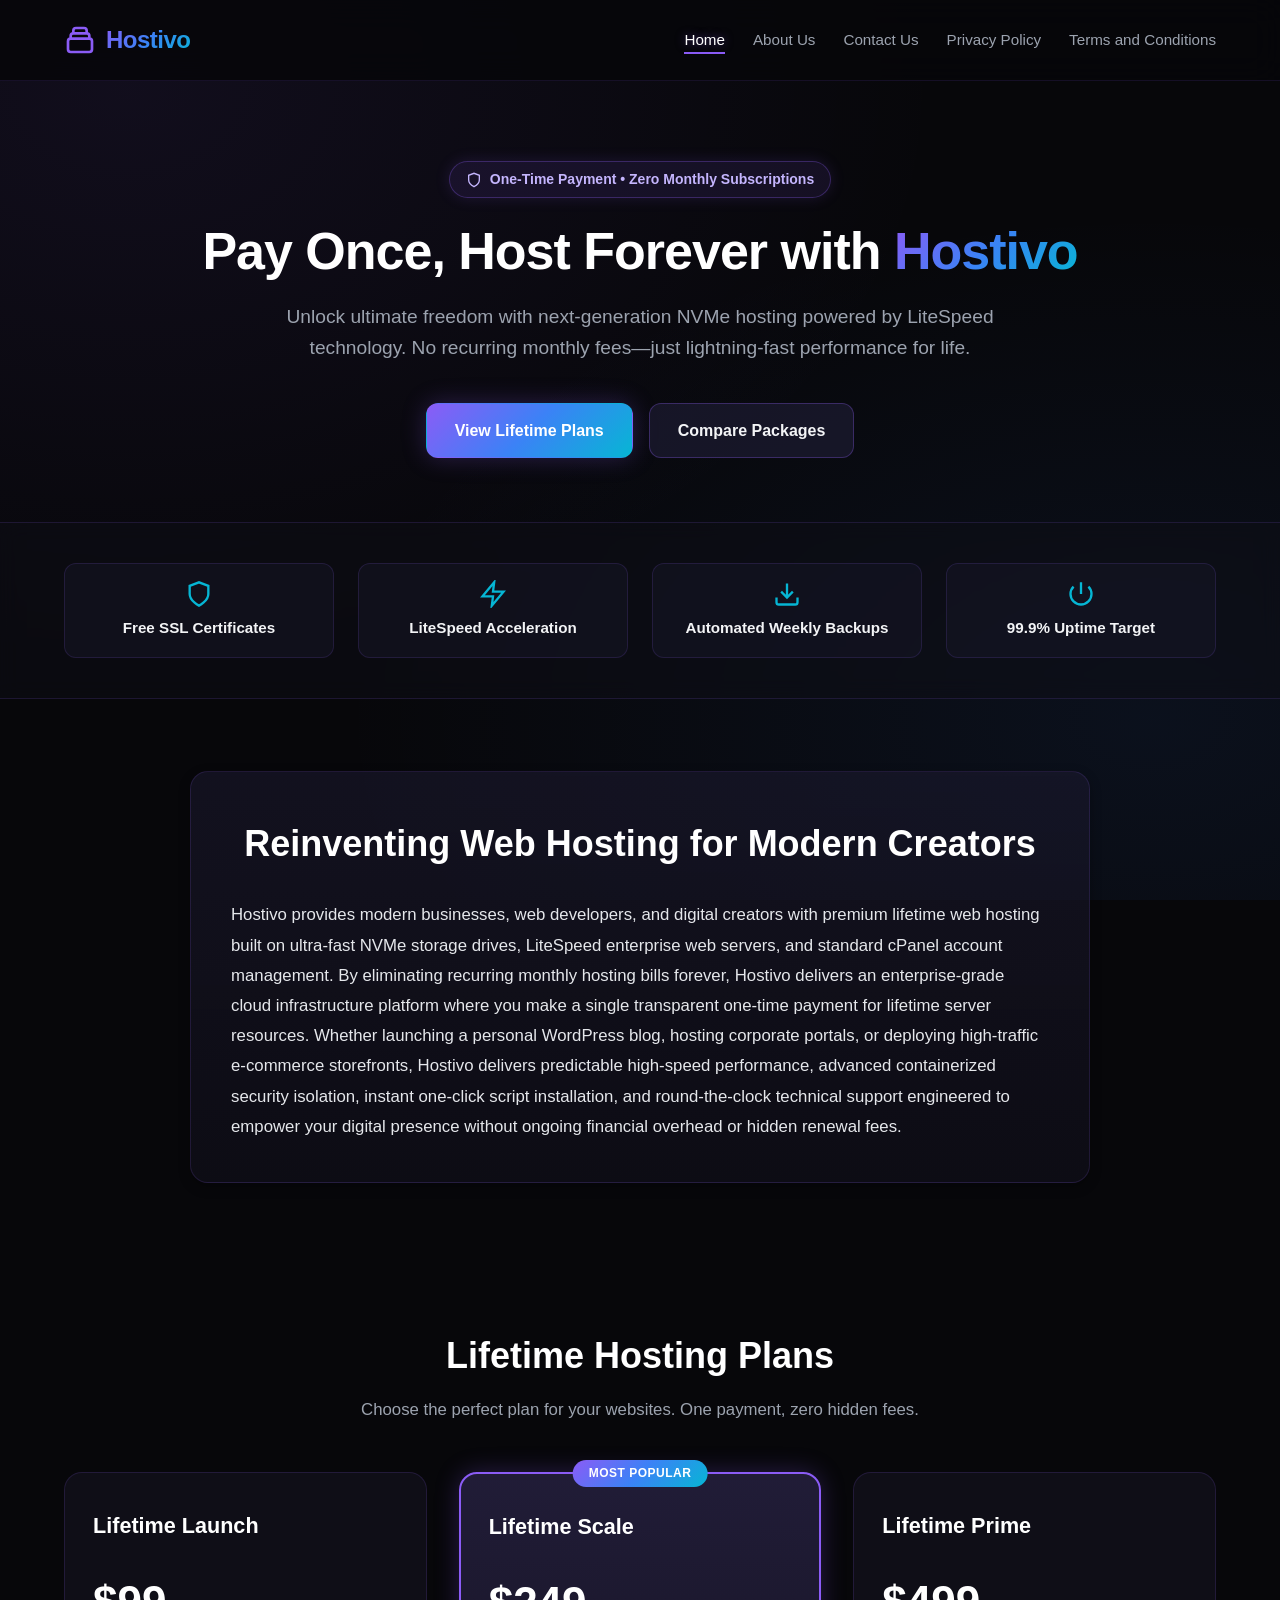
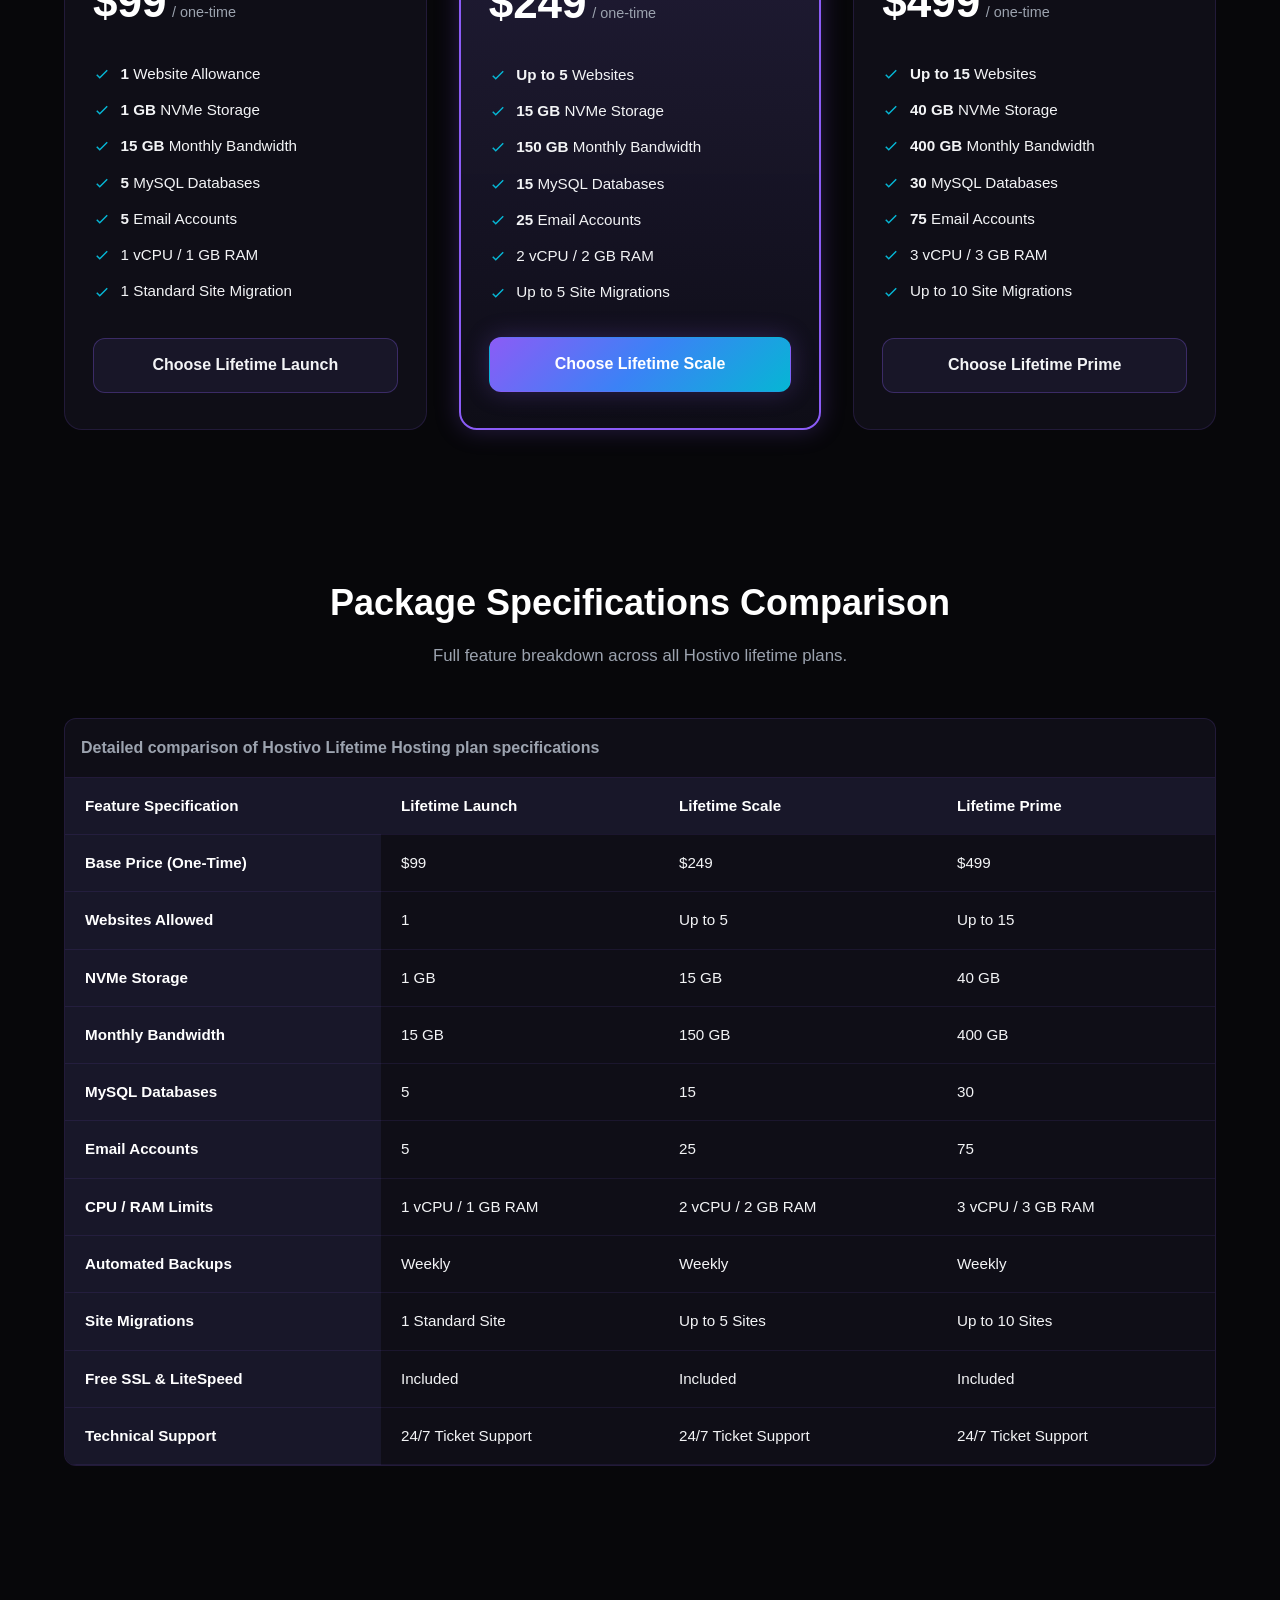
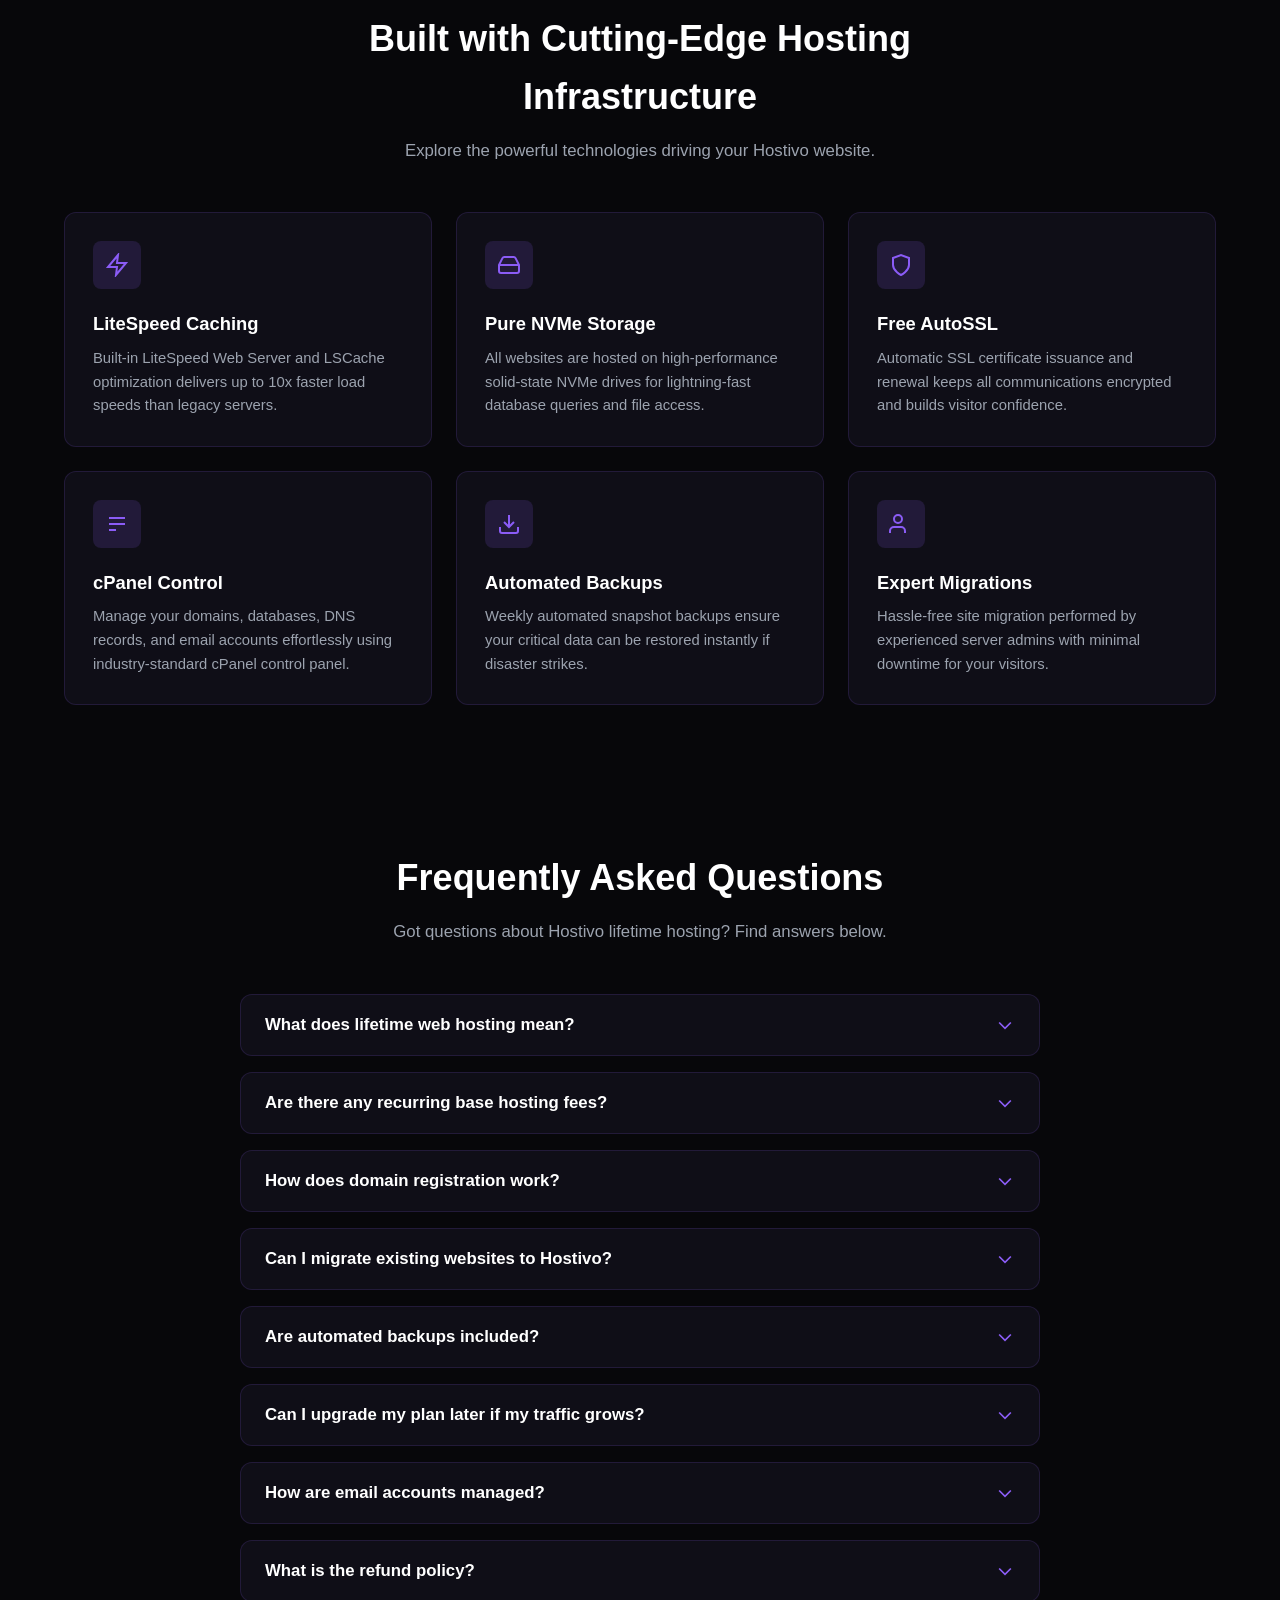
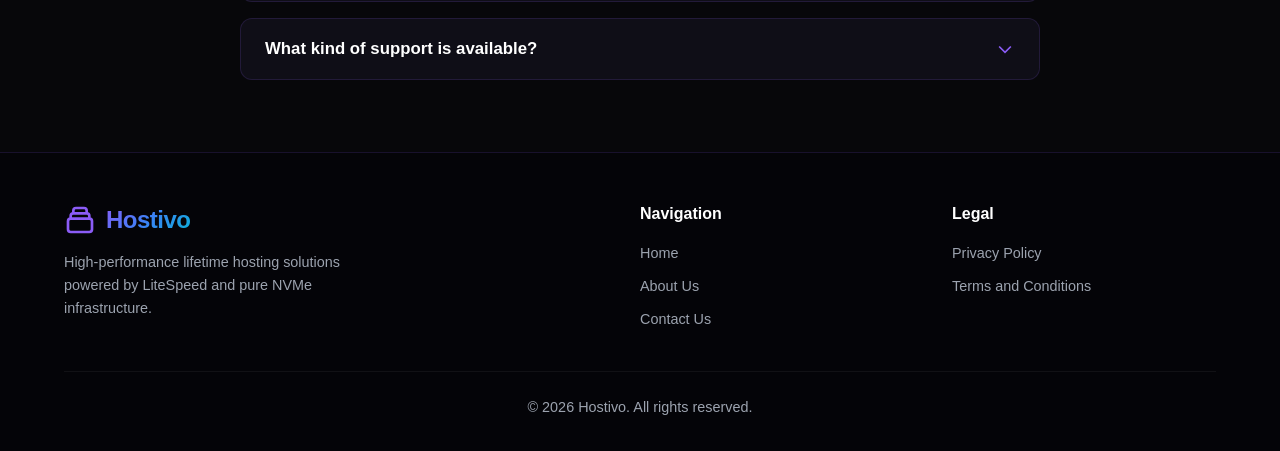
<file: index.html>
<!doctype html>
<html lang="en">
<head>
  <meta charset="utf-8">
  <meta name="viewport" content="width=device-width, initial-scale=1.0">
  <title>Hostivo - High-Performance Lifetime Web Hosting</title>
  <meta name="description" content="Host your websites for life with Hostivo. Pay once and enjoy ultra-fast NVMe storage, LiteSpeed acceleration, free SSL, and expert support without monthly fees.">
  <meta name="robots" content="index, follow">
  <link rel="canonical" href=":https://host-ivo.pages.dev/">
  <link rel="stylesheet" href="assets/css/styles.css">
  <script type="application/ld+json">
  {
    "@context": "https://schema.org",
    "@graph": [
      {
        "@type": "Organization",
        "@id": "https://example.com/#organization",
        "name": "Hostivo",
        "url": "https://host-ivo.pages.dev/"
      },
      {
        "@type": "WebSite",
        "@id": "https://host-ivo.pages.dev/#website",
        "url": "https://host-ivo.pages.dev/",
        "name": "Hostivo",
        "publisher": { "@id": "https://host-ivo.pages.dev//#organization" }
      },
      {
        "@type": "Service",
        "@id": "https://host-ivo.pages.dev/#service",
        "name": "Hostivo Lifetime Web Hosting",
        "provider": { "@id": "//host-ivo.pages.dev/#organization" },
        "description": "High-speed lifetime web hosting with one-time payment, NVMe storage, LiteSpeed caching, and free SSL."
      },
      {
        "@type": "FAQPage",
        "@id": "https://host-ivo.pages.dev/#faq",
        "mainEntity": [
          {
            "@type": "Question",
            "name": "What does lifetime web hosting mean?",
            "acceptedAnswer": {
              "@type": "Answer",
              "text": "Lifetime web hosting means you pay a single one-time fee to host your websites for the operational lifetime of the service, subject to account resource limits and standard terms of service."
            }
          },
          {
            "@type": "Question",
            "name": "Are there any recurring base hosting fees?",
            "acceptedAnswer": {
              "@type": "Answer",
              "text": "No, there are no monthly or annual recurring base hosting fees for the lifetime hosting package you purchase."
            }
          },
          {
            "@type": "Question",
            "name": "How does domain registration work?",
            "acceptedAnswer": {
              "@type": "Answer",
              "text": "You can connect your existing domain or register a new domain name. Standard annual ICANN domain renewal fees apply separately."
            }
          },
          {
            "@type": "Question",
            "name": "Can I migrate existing websites to Hostivo?",
            "acceptedAnswer": {
              "@type": "Answer",
              "text": "Yes, standard website migrations are included with your lifetime hosting plan depending on the tier selected."
            }
          },
          {
            "@type": "Question",
            "name": "Are automated backups included?",
            "acceptedAnswer": {
              "@type": "Answer",
              "text": "Yes, all Hostivo lifetime plans include automated weekly backups to protect your site data."
            }
          },
          {
            "@type": "Question",
            "name": "Can I upgrade my plan later if my traffic grows?",
            "acceptedAnswer": {
              "@type": "Answer",
              "text": "Yes, you can easily upgrade your lifetime plan to higher tiers with increased storage, CPU, RAM, and site allowances."
            }
          },
          {
            "@type": "Question",
            "name": "How are email accounts managed?",
            "acceptedAnswer": {
              "@type": "Answer",
              "text": "Hostivo provides cPanel-managed email mailboxes under your domain name up to your plan's account allowance."
            }
          },
          {
            "@type": "Question",
            "name": "What is the refund policy?",
            "acceptedAnswer": {
              "@type": "Answer",
              "text": "Hostivo offers a risk-free 30-day money-back guarantee on all hosting packages."
            }
          },
          {
            "@type": "Question",
            "name": "What kind of support is available?",
            "acceptedAnswer": {
              "@type": "Answer",
              "text": "Our expert technical team provides 24/7 ticket and helpdesk support for all lifetime hosting customers."
            }
          }
        ]
      }
    ]
  }
  </script>
</head>
<body>
  <a href="#main-content" class="skip-link">Skip to main content</a>

  <header class="site-header">
    <div class="container header-container">
      <a href="index.html" class="brand-logo" aria-label="Hostivo Home">
        <svg viewBox="0 0 24 24" aria-hidden="true" focusable="false">
          <path stroke-linecap="round" stroke-linejoin="round" stroke-width="2" d="M19 11H5m14 0a2 2 0 012 2v6a2 2 0 01-2 2H5a2 2 0 01-2-2v-6a2 2 0 012-2m14 0V9a2 2 0 00-2-2M5 11V9a2 2 0 012-2m0 0V5a2 2 0 012-2h6a2 2 0 012 2v2M7 7h10"></path>
        </svg>
        <span>Hostivo</span>
      </a>

      <button class="nav-toggle" aria-label="Toggle navigation menu" aria-expanded="false">
        <svg viewBox="0 0 24 24" aria-hidden="true" focusable="false">
          <path stroke-linecap="round" stroke-linejoin="round" stroke-width="2" d="M4 6h16M4 12h16M4 18h16"></path>
        </svg>
      </button>

      <nav aria-label="Primary">
        <ul class="nav-menu">
          <li><a href="index.html" aria-current="page">Home</a></li>
          <li><a href="about.html">About Us</a></li>
          <li><a href="contact.html">Contact Us</a></li>
          <li><a href="privacy-policy.html">Privacy Policy</a></li>
          <li><a href="terms-and-conditions.html">Terms and Conditions</a></li>
        </ul>
      </nav>
    </div>
  </header>

  <main id="main-content">
    <!-- 1. Hero Section -->
    <section id="hero" class="hero-section">
      <div class="container">
        <div class="hero-badge">
          <svg width="16" height="16" viewBox="0 0 24 24" fill="none" stroke="currentColor" stroke-width="2" aria-hidden="true"><path d="M12 22s8-4 8-10V5l-8-3-8 3v7c0 6 8 10 8 10z"/></svg>
          <span>One-Time Payment &bull; Zero Monthly Subscriptions</span>
        </div>
        <h1>Pay Once, Host Forever with <span class="gradient-text">Hostivo</span></h1>
        <p class="hero-subtitle">
          Unlock ultimate freedom with next-generation NVMe hosting powered by LiteSpeed technology. No recurring monthly fees—just lightning-fast performance for life.
        </p>
        <div class="hero-ctas">
          <a href="#pricing" class="btn btn-primary">View Lifetime Plans</a>
          <a href="#comparison" class="btn btn-secondary">Compare Packages</a>
        </div>
      </div>
    </section>

    <!-- 2. Trust Section -->
    <section id="trust" class="trust-section">
      <div class="container">
        <div class="trust-grid">
          <div class="trust-item">
            <svg viewBox="0 0 24 24" fill="none" stroke="currentColor" stroke-width="2" aria-hidden="true"><path d="M12 22s8-4 8-10V5l-8-3-8 3v7c0 6 8 10 8 10z"/></svg>
            <span>Free SSL Certificates</span>
          </div>
          <div class="trust-item">
            <svg viewBox="0 0 24 24" fill="none" stroke="currentColor" stroke-width="2" aria-hidden="true"><path d="M13 2L3 14h9l-1 8 10-12h-9l1-8z"/></svg>
            <span>LiteSpeed Acceleration</span>
          </div>
          <div class="trust-item">
            <svg viewBox="0 0 24 24" fill="none" stroke="currentColor" stroke-width="2" aria-hidden="true"><path d="M21 15v4a2 2 0 01-2 2H5a2 2 0 01-2-2v-4m4-5l5 5 5-5m-5 5V3"/></svg>
            <span>Automated Weekly Backups</span>
          </div>
          <div class="trust-item">
            <svg viewBox="0 0 24 24" fill="none" stroke="currentColor" stroke-width="2" aria-hidden="true"><path d="M18.36 5.64a9 9 0 11-12.73 0M12 2v10"/></svg>
            <span>99.9% Uptime Target</span>
          </div>
        </div>
      </div>
    </section>

    <!-- 3. Hosting Overview Section -->
    <section id="hosting-overview" class="section">
      <article class="overview-card">
        <h2 class="section-title" style="text-align: center; margin-bottom: 1.5rem;">Reinventing Web Hosting for Modern Creators</h2>
        <p>
          Hostivo provides modern businesses, web developers, and digital creators with premium lifetime web hosting built on ultra-fast NVMe storage drives, LiteSpeed enterprise web servers, and standard cPanel account management. By eliminating recurring monthly hosting bills forever, Hostivo delivers an enterprise-grade cloud infrastructure platform where you make a single transparent one-time payment for lifetime server resources. Whether launching a personal WordPress blog, hosting corporate portals, or deploying high-traffic e-commerce storefronts, Hostivo delivers predictable high-speed performance, advanced containerized security isolation, instant one-click script installation, and round-the-clock technical support engineered to empower your digital presence without ongoing financial overhead or hidden renewal fees.
        </p>
      </article>
    </section>

    <!-- 4. Pricing Section -->
    <section id="pricing" class="section">
      <div class="container">
        <div class="section-header">
          <h2 class="section-title">Lifetime Hosting Plans</h2>
          <p class="section-desc">Choose the perfect plan for your websites. One payment, zero hidden fees.</p>
        </div>

        <div class="pricing-grid">
          <!-- Launch Plan -->
          <div class="pricing-card">
            <h3 class="plan-name">Lifetime Launch</h3>
            <div class="plan-price">
              <span class="amount">$99</span>
              <span class="period">/ one-time</span>
            </div>
            <ul class="plan-features">
              <li>
                <svg viewBox="0 0 24 24" fill="none" stroke="currentColor" stroke-width="2" aria-hidden="true"><path d="M5 13l4 4L19 7"/></svg>
                <span><strong>1</strong> Website Allowance</span>
              </li>
              <li>
                <svg viewBox="0 0 24 24" fill="none" stroke="currentColor" stroke-width="2" aria-hidden="true"><path d="M5 13l4 4L19 7"/></svg>
                <span><strong>1 GB</strong> NVMe Storage</span>
              </li>
              <li>
                <svg viewBox="0 0 24 24" fill="none" stroke="currentColor" stroke-width="2" aria-hidden="true"><path d="M5 13l4 4L19 7"/></svg>
                <span><strong>15 GB</strong> Monthly Bandwidth</span>
              </li>
              <li>
                <svg viewBox="0 0 24 24" fill="none" stroke="currentColor" stroke-width="2" aria-hidden="true"><path d="M5 13l4 4L19 7"/></svg>
                <span><strong>5</strong> MySQL Databases</span>
              </li>
              <li>
                <svg viewBox="0 0 24 24" fill="none" stroke="currentColor" stroke-width="2" aria-hidden="true"><path d="M5 13l4 4L19 7"/></svg>
                <span><strong>5</strong> Email Accounts</span>
              </li>
              <li>
                <svg viewBox="0 0 24 24" fill="none" stroke="currentColor" stroke-width="2" aria-hidden="true"><path d="M5 13l4 4L19 7"/></svg>
                <span>1 vCPU / 1 GB RAM</span>
              </li>
              <li>
                <svg viewBox="0 0 24 24" fill="none" stroke="currentColor" stroke-width="2" aria-hidden="true"><path d="M5 13l4 4L19 7"/></svg>
                <span>1 Standard Site Migration</span>
              </li>
            </ul>
            <a href="https://lifetimehosting.tech/register-domain.html?plan=launch" class="btn btn-secondary">Choose Lifetime Launch</a>
          </div>

          <!-- Scale Plan -->
          <div class="pricing-card popular">
            <div class="popular-badge">Most Popular</div>
            <h3 class="plan-name">Lifetime Scale</h3>
            <div class="plan-price">
              <span class="amount">$249</span>
              <span class="period">/ one-time</span>
            </div>
            <ul class="plan-features">
              <li>
                <svg viewBox="0 0 24 24" fill="none" stroke="currentColor" stroke-width="2" aria-hidden="true"><path d="M5 13l4 4L19 7"/></svg>
                <span><strong>Up to 5</strong> Websites</span>
              </li>
              <li>
                <svg viewBox="0 0 24 24" fill="none" stroke="currentColor" stroke-width="2" aria-hidden="true"><path d="M5 13l4 4L19 7"/></svg>
                <span><strong>15 GB</strong> NVMe Storage</span>
              </li>
              <li>
                <svg viewBox="0 0 24 24" fill="none" stroke="currentColor" stroke-width="2" aria-hidden="true"><path d="M5 13l4 4L19 7"/></svg>
                <span><strong>150 GB</strong> Monthly Bandwidth</span>
              </li>
              <li>
                <svg viewBox="0 0 24 24" fill="none" stroke="currentColor" stroke-width="2" aria-hidden="true"><path d="M5 13l4 4L19 7"/></svg>
                <span><strong>15</strong> MySQL Databases</span>
              </li>
              <li>
                <svg viewBox="0 0 24 24" fill="none" stroke="currentColor" stroke-width="2" aria-hidden="true"><path d="M5 13l4 4L19 7"/></svg>
                <span><strong>25</strong> Email Accounts</span>
              </li>
              <li>
                <svg viewBox="0 0 24 24" fill="none" stroke="currentColor" stroke-width="2" aria-hidden="true"><path d="M5 13l4 4L19 7"/></svg>
                <span>2 vCPU / 2 GB RAM</span>
              </li>
              <li>
                <svg viewBox="0 0 24 24" fill="none" stroke="currentColor" stroke-width="2" aria-hidden="true"><path d="M5 13l4 4L19 7"/></svg>
                <span>Up to 5 Site Migrations</span>
              </li>
            </ul>
            <a href="https://lifetimehosting.tech/register-domain.html?plan=scale" class="btn btn-primary">Choose Lifetime Scale</a>
          </div>

          <!-- Prime Plan -->
          <div class="pricing-card">
            <h3 class="plan-name">Lifetime Prime</h3>
            <div class="plan-price">
              <span class="amount">$499</span>
              <span class="period">/ one-time</span>
            </div>
            <ul class="plan-features">
              <li>
                <svg viewBox="0 0 24 24" fill="none" stroke="currentColor" stroke-width="2" aria-hidden="true"><path d="M5 13l4 4L19 7"/></svg>
                <span><strong>Up to 15</strong> Websites</span>
              </li>
              <li>
                <svg viewBox="0 0 24 24" fill="none" stroke="currentColor" stroke-width="2" aria-hidden="true"><path d="M5 13l4 4L19 7"/></svg>
                <span><strong>40 GB</strong> NVMe Storage</span>
              </li>
              <li>
                <svg viewBox="0 0 24 24" fill="none" stroke="currentColor" stroke-width="2" aria-hidden="true"><path d="M5 13l4 4L19 7"/></svg>
                <span><strong>400 GB</strong> Monthly Bandwidth</span>
              </li>
              <li>
                <svg viewBox="0 0 24 24" fill="none" stroke="currentColor" stroke-width="2" aria-hidden="true"><path d="M5 13l4 4L19 7"/></svg>
                <span><strong>30</strong> MySQL Databases</span>
              </li>
              <li>
                <svg viewBox="0 0 24 24" fill="none" stroke="currentColor" stroke-width="2" aria-hidden="true"><path d="M5 13l4 4L19 7"/></svg>
                <span><strong>75</strong> Email Accounts</span>
              </li>
              <li>
                <svg viewBox="0 0 24 24" fill="none" stroke="currentColor" stroke-width="2" aria-hidden="true"><path d="M5 13l4 4L19 7"/></svg>
                <span>3 vCPU / 3 GB RAM</span>
              </li>
              <li>
                <svg viewBox="0 0 24 24" fill="none" stroke="currentColor" stroke-width="2" aria-hidden="true"><path d="M5 13l4 4L19 7"/></svg>
                <span>Up to 10 Site Migrations</span>
              </li>
            </ul>
            <a href="https://lifetimehosting.tech/register-domain.html?plan=prime" class="btn btn-secondary">Choose Lifetime Prime</a>
          </div>
        </div>
      </div>
    </section>

    <!-- 5. Comparison Section -->
    <section id="comparison" class="section">
      <div class="container">
        <div class="section-header">
          <h2 class="section-title">Package Specifications Comparison</h2>
          <p class="section-desc">Full feature breakdown across all Hostivo lifetime plans.</p>
        </div>

        <div class="table-wrapper">
          <table class="comparison-table">
            <caption>Detailed comparison of Hostivo Lifetime Hosting plan specifications</caption>
            <thead>
              <tr>
                <th scope="col">Feature Specification</th>
                <th scope="col">Lifetime Launch</th>
                <th scope="col">Lifetime Scale</th>
                <th scope="col">Lifetime Prime</th>
              </tr>
            </thead>
            <tbody>
              <tr>
                <th scope="row">Base Price (One-Time)</th>
                <td>$99</td>
                <td>$249</td>
                <td>$499</td>
              </tr>
              <tr>
                <th scope="row">Websites Allowed</th>
                <td>1</td>
                <td>Up to 5</td>
                <td>Up to 15</td>
              </tr>
              <tr>
                <th scope="row">NVMe Storage</th>
                <td>1 GB</td>
                <td>15 GB</td>
                <td>40 GB</td>
              </tr>
              <tr>
                <th scope="row">Monthly Bandwidth</th>
                <td>15 GB</td>
                <td>150 GB</td>
                <td>400 GB</td>
              </tr>
              <tr>
                <th scope="row">MySQL Databases</th>
                <td>5</td>
                <td>15</td>
                <td>30</td>
              </tr>
              <tr>
                <th scope="row">Email Accounts</th>
                <td>5</td>
                <td>25</td>
                <td>75</td>
              </tr>
              <tr>
                <th scope="row">CPU / RAM Limits</th>
                <td>1 vCPU / 1 GB RAM</td>
                <td>2 vCPU / 2 GB RAM</td>
                <td>3 vCPU / 3 GB RAM</td>
              </tr>
              <tr>
                <th scope="row">Automated Backups</th>
                <td>Weekly</td>
                <td>Weekly</td>
                <td>Weekly</td>
              </tr>
              <tr>
                <th scope="row">Site Migrations</th>
                <td>1 Standard Site</td>
                <td>Up to 5 Sites</td>
                <td>Up to 10 Sites</td>
              </tr>
              <tr>
                <th scope="row">Free SSL & LiteSpeed</th>
                <td>Included</td>
                <td>Included</td>
                <td>Included</td>
              </tr>
              <tr>
                <th scope="row">Technical Support</th>
                <td>24/7 Ticket Support</td>
                <td>24/7 Ticket Support</td>
                <td>24/7 Ticket Support</td>
              </tr>
            </tbody>
          </table>
        </div>
      </div>
    </section>

    <!-- 6. Features Section -->
    <section id="features" class="section">
      <div class="container">
        <div class="section-header">
          <h2 class="section-title">Built with Cutting-Edge Hosting Infrastructure</h2>
          <p class="section-desc">Explore the powerful technologies driving your Hostivo website.</p>
        </div>

        <div class="features-grid">
          <div class="feature-card">
            <div class="feature-icon">
              <svg viewBox="0 0 24 24" fill="none" stroke="currentColor" stroke-width="2" aria-hidden="true"><path d="M13 2L3 14h9l-1 8 10-12h-9l1-8z"/></svg>
            </div>
            <h3>LiteSpeed Caching</h3>
            <p>Built-in LiteSpeed Web Server and LSCache optimization delivers up to 10x faster load speeds than legacy servers.</p>
          </div>

          <div class="feature-card">
            <div class="feature-icon">
              <svg viewBox="0 0 24 24" fill="none" stroke="currentColor" stroke-width="2" aria-hidden="true"><path d="M22 12H2M5.45 5.11L2 12v6a2 2 0 002 2h16a2 2 0 002-2v-6l-3.45-6.89A2 2 0 0016.76 4H7.24a2 2 0 00-1.79 1.11z"/></svg>
            </div>
            <h3>Pure NVMe Storage</h3>
            <p>All websites are hosted on high-performance solid-state NVMe drives for lightning-fast database queries and file access.</p>
          </div>

          <div class="feature-card">
            <div class="feature-icon">
              <svg viewBox="0 0 24 24" fill="none" stroke="currentColor" stroke-width="2" aria-hidden="true"><path d="M12 22s8-4 8-10V5l-8-3-8 3v7c0 6 8 10 8 10z"/></svg>
            </div>
            <h3>Free AutoSSL</h3>
            <p>Automatic SSL certificate issuance and renewal keeps all communications encrypted and builds visitor confidence.</p>
          </div>

          <div class="feature-card">
            <div class="feature-icon">
              <svg viewBox="0 0 24 24" fill="none" stroke="currentColor" stroke-width="2" aria-hidden="true"><path d="M4 6h16M4 12h16M4 18h7"/></svg>
            </div>
            <h3>cPanel Control</h3>
            <p>Manage your domains, databases, DNS records, and email accounts effortlessly using industry-standard cPanel control panel.</p>
          </div>

          <div class="feature-card">
            <div class="feature-icon">
              <svg viewBox="0 0 24 24" fill="none" stroke="currentColor" stroke-width="2" aria-hidden="true"><path d="M21 15v4a2 2 0 01-2 2H5a2 2 0 01-2-2v-4m4-5l5 5 5-5m-5 5V3"/></svg>
            </div>
            <h3>Automated Backups</h3>
            <p>Weekly automated snapshot backups ensure your critical data can be restored instantly if disaster strikes.</p>
          </div>

          <div class="feature-card">
            <div class="feature-icon">
              <svg viewBox="0 0 24 24" fill="none" stroke="currentColor" stroke-width="2" aria-hidden="true"><path d="M16 21v-2a4 4 0 00-4-4H5a4 4 0 00-4 4v2m8-10a4 4 0 100-8 4 4 0 000 8z"/></svg>
            </div>
            <h3>Expert Migrations</h3>
            <p>Hassle-free site migration performed by experienced server admins with minimal downtime for your visitors.</p>
          </div>
        </div>
      </div>
    </section>

    <!-- 7. FAQ Section -->
    <section id="faq" class="section">
      <div class="container">
        <div class="section-header">
          <h2 class="section-title">Frequently Asked Questions</h2>
          <p class="section-desc">Got questions about Hostivo lifetime hosting? Find answers below.</p>
        </div>

        <div class="faq-list">
          <div class="faq-item">
            <button class="faq-question" aria-expanded="false">
              <span>What does lifetime web hosting mean?</span>
              <svg viewBox="0 0 24 24" fill="none" stroke="currentColor" stroke-width="2" aria-hidden="true"><path d="M19 9l-7 7-7-7"/></svg>
            </button>
            <div class="faq-answer">
              <p>Lifetime web hosting means you pay a single one-time fee to host your websites for the operational lifetime of the service, subject to account resource limits and standard terms of service.</p>
            </div>
          </div>

          <div class="faq-item">
            <button class="faq-question" aria-expanded="false">
              <span>Are there any recurring base hosting fees?</span>
              <svg viewBox="0 0 24 24" fill="none" stroke="currentColor" stroke-width="2" aria-hidden="true"><path d="M19 9l-7 7-7-7"/></svg>
            </button>
            <div class="faq-answer">
              <p>No, there are no monthly or annual recurring base hosting fees for the lifetime hosting package you purchase.</p>
            </div>
          </div>

          <div class="faq-item">
            <button class="faq-question" aria-expanded="false">
              <span>How does domain registration work?</span>
              <svg viewBox="0 0 24 24" fill="none" stroke="currentColor" stroke-width="2" aria-hidden="true"><path d="M19 9l-7 7-7-7"/></svg>
            </button>
            <div class="faq-answer">
              <p>You can connect your existing domain or register a new domain name. Standard annual ICANN domain renewal fees apply separately.</p>
            </div>
          </div>

          <div class="faq-item">
            <button class="faq-question" aria-expanded="false">
              <span>Can I migrate existing websites to Hostivo?</span>
              <svg viewBox="0 0 24 24" fill="none" stroke="currentColor" stroke-width="2" aria-hidden="true"><path d="M19 9l-7 7-7-7"/></svg>
            </button>
            <div class="faq-answer">
              <p>Yes, standard website migrations are included with your lifetime hosting plan depending on the tier selected.</p>
            </div>
          </div>

          <div class="faq-item">
            <button class="faq-question" aria-expanded="false">
              <span>Are automated backups included?</span>
              <svg viewBox="0 0 24 24" fill="none" stroke="currentColor" stroke-width="2" aria-hidden="true"><path d="M19 9l-7 7-7-7"/></svg>
            </button>
            <div class="faq-answer">
              <p>Yes, all Hostivo lifetime plans include automated weekly backups to protect your site data.</p>
            </div>
          </div>

          <div class="faq-item">
            <button class="faq-question" aria-expanded="false">
              <span>Can I upgrade my plan later if my traffic grows?</span>
              <svg viewBox="0 0 24 24" fill="none" stroke="currentColor" stroke-width="2" aria-hidden="true"><path d="M19 9l-7 7-7-7"/></svg>
            </button>
            <div class="faq-answer">
              <p>Yes, you can easily upgrade your lifetime plan to higher tiers with increased storage, CPU, RAM, and site allowances.</p>
            </div>
          </div>

          <div class="faq-item">
            <button class="faq-question" aria-expanded="false">
              <span>How are email accounts managed?</span>
              <svg viewBox="0 0 24 24" fill="none" stroke="currentColor" stroke-width="2" aria-hidden="true"><path d="M19 9l-7 7-7-7"/></svg>
            </button>
            <div class="faq-answer">
              <p>Hostivo provides cPanel-managed email mailboxes under your domain name up to your plan's account allowance.</p>
            </div>
          </div>

          <div class="faq-item">
            <button class="faq-question" aria-expanded="false">
              <span>What is the refund policy?</span>
              <svg viewBox="0 0 24 24" fill="none" stroke="currentColor" stroke-width="2" aria-hidden="true"><path d="M19 9l-7 7-7-7"/></svg>
            </button>
            <div class="faq-answer">
              <p>Hostivo offers a risk-free 30-day money-back guarantee on all hosting packages.</p>
            </div>
          </div>

          <div class="faq-item">
            <button class="faq-question" aria-expanded="false">
              <span>What kind of support is available?</span>
              <svg viewBox="0 0 24 24" fill="none" stroke="currentColor" stroke-width="2" aria-hidden="true"><path d="M19 9l-7 7-7-7"/></svg>
            </button>
            <div class="faq-answer">
              <p>Our expert technical team provides 24/7 ticket and helpdesk support for all lifetime hosting customers.</p>
            </div>
          </div>
        </div>
      </div>
    </section>
  </main>

  <footer class="site-footer">
    <div class="container">
      <div class="footer-grid">
        <div class="footer-brand">
          <a href="index.html" class="brand-logo" aria-label="Hostivo Home">
            <svg viewBox="0 0 24 24" aria-hidden="true" focusable="false">
              <path stroke-linecap="round" stroke-linejoin="round" stroke-width="2" d="M19 11H5m14 0a2 2 0 012 2v6a2 2 0 01-2 2H5a2 2 0 01-2-2v-6a2 2 0 012-2m14 0V9a2 2 0 00-2-2M5 11V9a2 2 0 012-2m0 0V5a2 2 0 012-2h6a2 2 0 012 2v2M7 7h10"></path>
            </svg>
            <span>Hostivo</span>
          </a>
          <p>High-performance lifetime hosting solutions powered by LiteSpeed and pure NVMe infrastructure.</p>
        </div>

        <div class="footer-links">
          <h4>Navigation</h4>
          <ul>
            <li><a href="index.html">Home</a></li>
            <li><a href="about.html">About Us</a></li>
            <li><a href="contact.html">Contact Us</a></li>
          </ul>
        </div>

        <div class="footer-links">
          <h4>Legal</h4>
          <ul>
            <li><a href="privacy-policy.html">Privacy Policy</a></li>
            <li><a href="terms-and-conditions.html">Terms and Conditions</a></li>
          </ul>
        </div>
      </div>

      <div class="footer-bottom">
        <p>&copy; 2026 Hostivo. All rights reserved.</p>
      </div>
    </div>
  </footer>

  <script src="assets/js/main.js"></script>
</body>
</html>
</file>
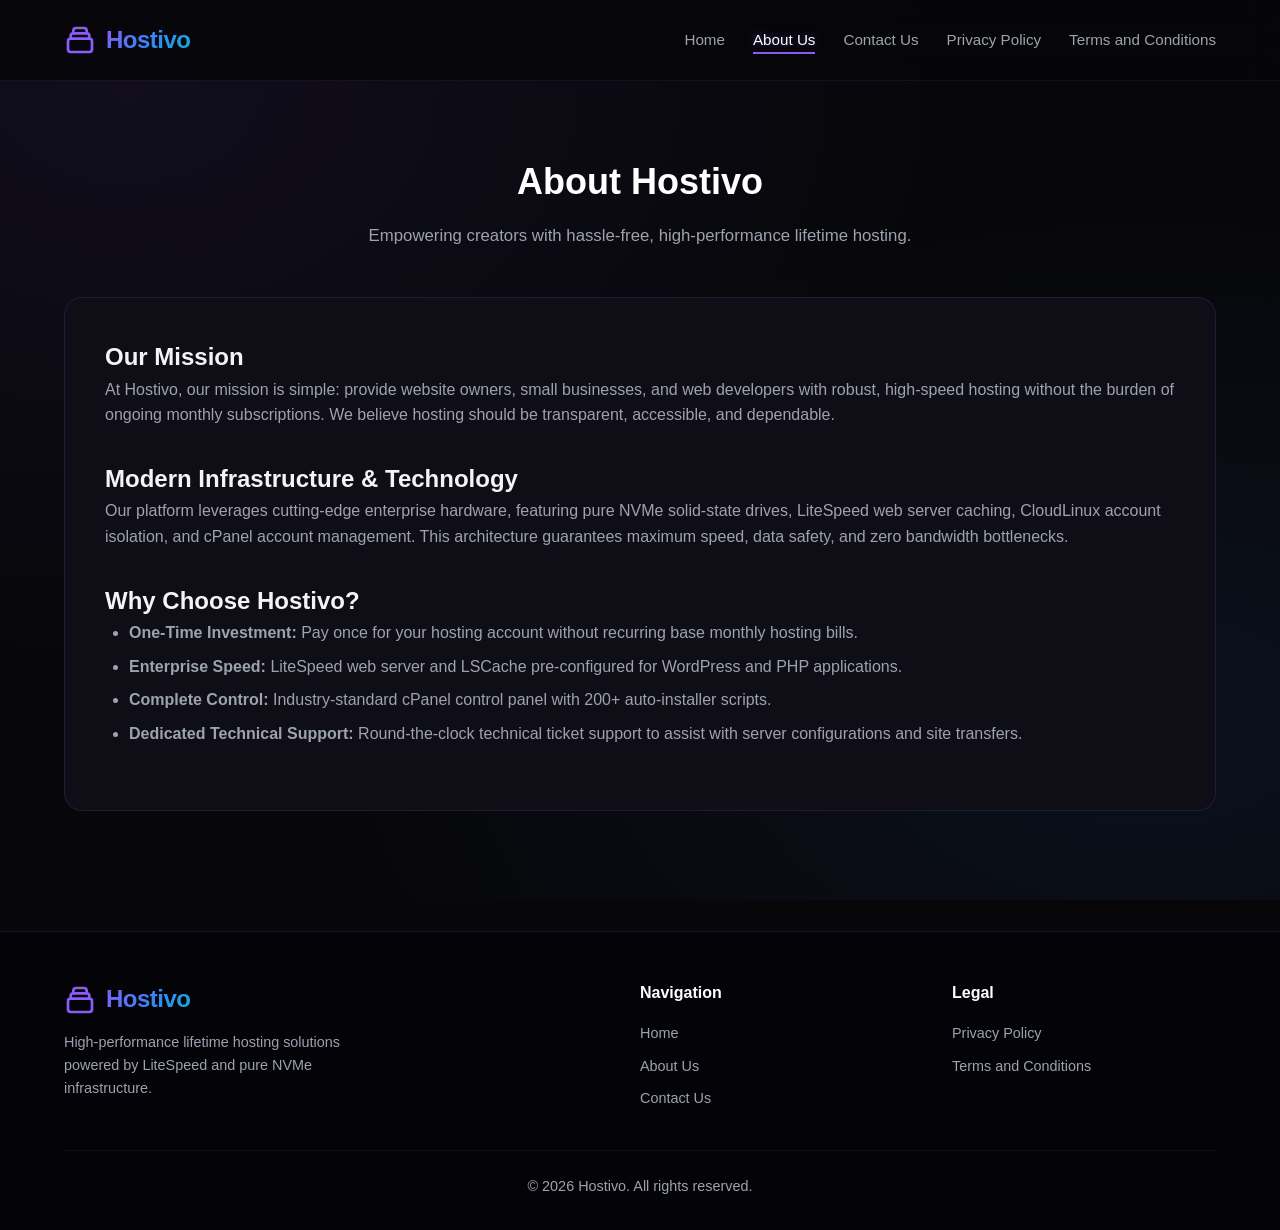
<file: about.html>
<!doctype html>
<html lang="en">
<head>
  <meta charset="utf-8">
  <meta name="viewport" content="width=device-width, initial-scale=1.0">
  <title>About Us - Hostivo Lifetime Web Hosting</title>
  <meta name="description" content="Learn about Hostivo's mission to provide reliable, high-performance lifetime hosting with pure NVMe storage, LiteSpeed acceleration, and 24/7 support.">
  <meta name="robots" content="index, follow">
  <link rel="canonical" href="https://example.com/about.html">
  <link rel="stylesheet" href="assets/css/styles.css">
  <script type="application/ld+json">
  {
    "@context": "https://schema.org",
    "@graph": [
      {
        "@type": "Organization",
        "@id": "https://example.com/#organization",
        "name": "Hostivo",
        "url": "https://example.com/"
      },
      {
        "@type": "WebSite",
        "@id": "https://example.com/#website",
        "url": "https://example.com/",
        "name": "Hostivo",
        "publisher": { "@id": "https://example.com/#organization" }
      }
    ]
  }
  </script>
</head>
<body>
  <a href="#main-content" class="skip-link">Skip to main content</a>

  <header class="site-header">
    <div class="container header-container">
      <a href="index.html" class="brand-logo" aria-label="Hostivo Home">
        <svg viewBox="0 0 24 24" aria-hidden="true" focusable="false">
          <path stroke-linecap="round" stroke-linejoin="round" stroke-width="2" d="M19 11H5m14 0a2 2 0 012 2v6a2 2 0 01-2 2H5a2 2 0 01-2-2v-6a2 2 0 012-2m14 0V9a2 2 0 00-2-2M5 11V9a2 2 0 012-2m0 0V5a2 2 0 012-2h6a2 2 0 012 2v2M7 7h10"></path>
        </svg>
        <span>Hostivo</span>
      </a>

      <button class="nav-toggle" aria-label="Toggle navigation menu" aria-expanded="false">
        <svg viewBox="0 0 24 24" aria-hidden="true" focusable="false">
          <path stroke-linecap="round" stroke-linejoin="round" stroke-width="2" d="M4 6h16M4 12h16M4 18h16"></path>
        </svg>
      </button>

      <nav aria-label="Primary">
        <ul class="nav-menu">
          <li><a href="index.html">Home</a></li>
          <li><a href="about.html" aria-current="page">About Us</a></li>
          <li><a href="contact.html">Contact Us</a></li>
          <li><a href="privacy-policy.html">Privacy Policy</a></li>
          <li><a href="terms-and-conditions.html">Terms and Conditions</a></li>
        </ul>
      </nav>
    </div>
  </header>

  <main id="main-content" class="container">
    <section class="section">
      <div class="section-header">
        <h1 class="section-title">About Hostivo</h1>
        <p class="section-desc">Empowering creators with hassle-free, high-performance lifetime hosting.</p>
      </div>

      <div class="content-wrapper">
        <h2>Our Mission</h2>
        <p style="margin-bottom: 1.5rem; color: var(--text-muted);">
          At Hostivo, our mission is simple: provide website owners, small businesses, and web developers with robust, high-speed hosting without the burden of ongoing monthly subscriptions. We believe hosting should be transparent, accessible, and dependable.
        </p>

        <h2 style="margin-top: 2rem;">Modern Infrastructure & Technology</h2>
        <p style="margin-bottom: 1.5rem; color: var(--text-muted);">
          Our platform leverages cutting-edge enterprise hardware, featuring pure NVMe solid-state drives, LiteSpeed web server caching, CloudLinux account isolation, and cPanel account management. This architecture guarantees maximum speed, data safety, and zero bandwidth bottlenecks.
        </p>

        <h2 style="margin-top: 2rem;">Why Choose Hostivo?</h2>
        <ul style="margin-left: 1.5rem; margin-bottom: 1.5rem; color: var(--text-muted); display: flex; flex-direction: column; gap: 0.5rem;">
          <li><strong>One-Time Investment:</strong> Pay once for your hosting account without recurring base monthly hosting bills.</li>
          <li><strong>Enterprise Speed:</strong> LiteSpeed web server and LSCache pre-configured for WordPress and PHP applications.</li>
          <li><strong>Complete Control:</strong> Industry-standard cPanel control panel with 200+ auto-installer scripts.</li>
          <li><strong>Dedicated Technical Support:</strong> Round-the-clock technical ticket support to assist with server configurations and site transfers.</li>
        </ul>
      </div>
    </section>
  </main>

  <footer class="site-footer">
    <div class="container">
      <div class="footer-grid">
        <div class="footer-brand">
          <a href="index.html" class="brand-logo" aria-label="Hostivo Home">
            <svg viewBox="0 0 24 24" aria-hidden="true" focusable="false">
              <path stroke-linecap="round" stroke-linejoin="round" stroke-width="2" d="M19 11H5m14 0a2 2 0 012 2v6a2 2 0 01-2 2H5a2 2 0 01-2-2v-6a2 2 0 012-2m14 0V9a2 2 0 00-2-2M5 11V9a2 2 0 012-2m0 0V5a2 2 0 012-2h6a2 2 0 012 2v2M7 7h10"></path>
            </svg>
            <span>Hostivo</span>
          </a>
          <p>High-performance lifetime hosting solutions powered by LiteSpeed and pure NVMe infrastructure.</p>
        </div>

        <div class="footer-links">
          <h4>Navigation</h4>
          <ul>
            <li><a href="index.html">Home</a></li>
            <li><a href="about.html">About Us</a></li>
            <li><a href="contact.html">Contact Us</a></li>
          </ul>
        </div>

        <div class="footer-links">
          <h4>Legal</h4>
          <ul>
            <li><a href="privacy-policy.html">Privacy Policy</a></li>
            <li><a href="terms-and-conditions.html">Terms and Conditions</a></li>
          </ul>
        </div>
      </div>

      <div class="footer-bottom">
        <p>&copy; 2026 Hostivo. All rights reserved.</p>
      </div>
    </div>
  </footer>

  <script src="assets/js/main.js"></script>
</body>
</html>
</file>
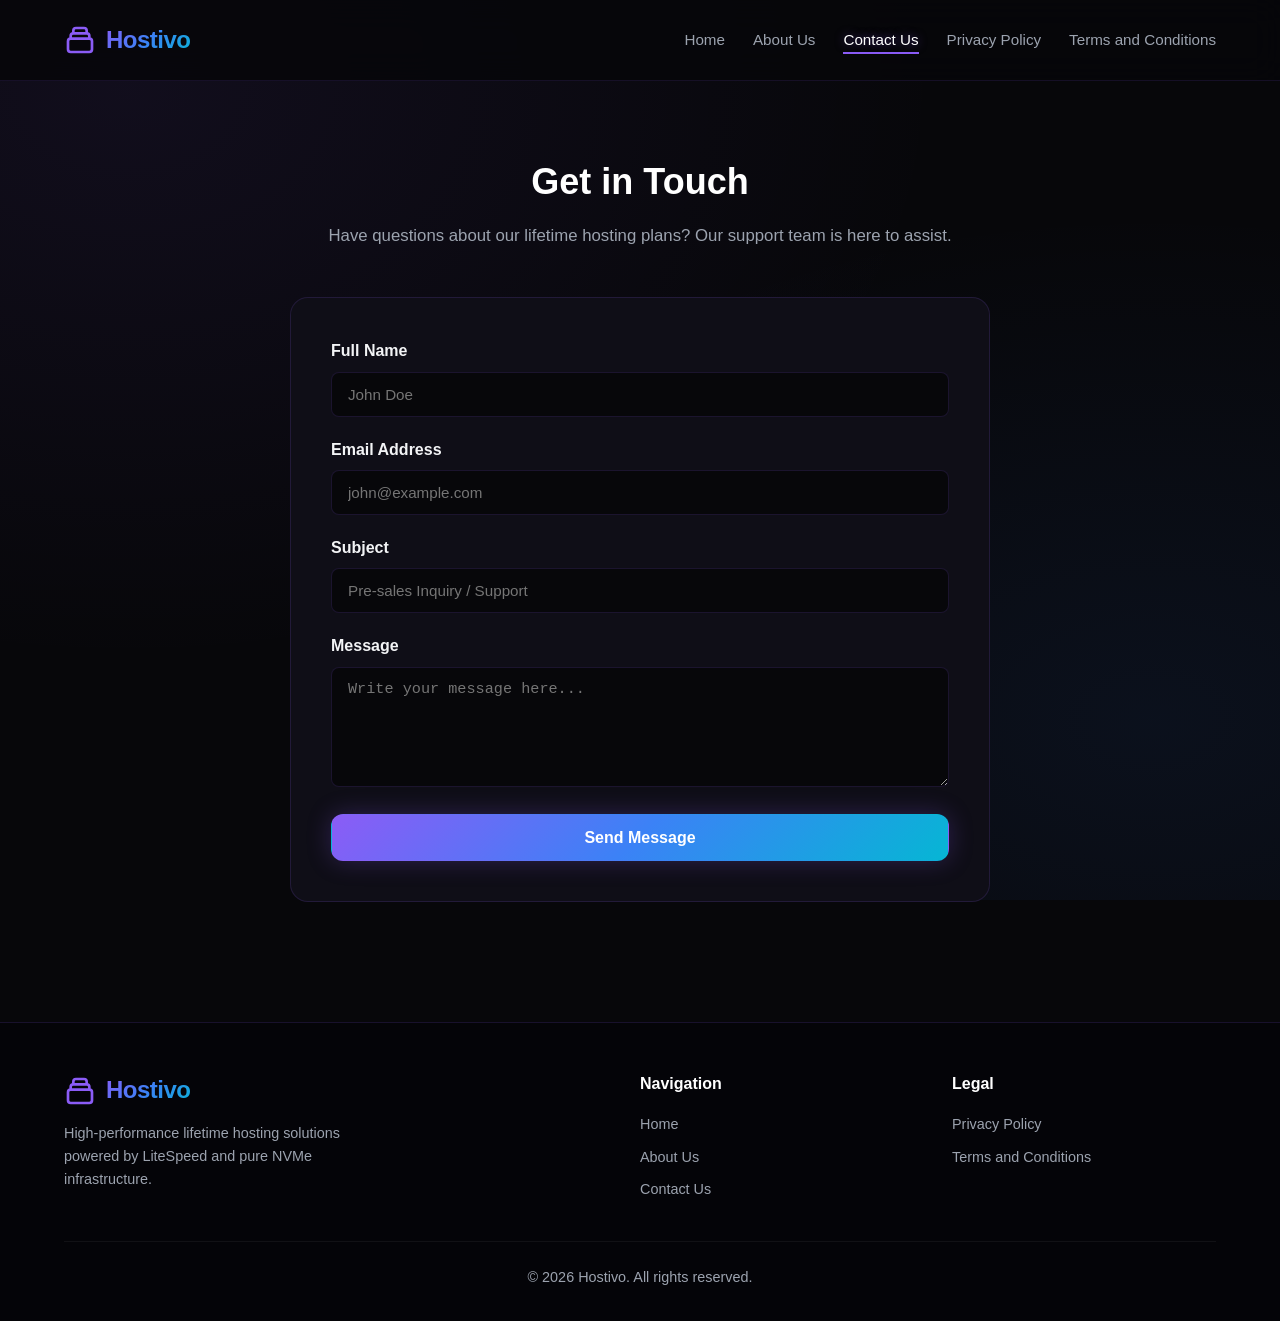
<file: contact.html>
<!doctype html>
<html lang="en">
<head>
  <meta charset="utf-8">
  <meta name="viewport" content="width=device-width, initial-scale=1.0">
  <title>Contact Us - Hostivo Lifetime Web Hosting</title>
  <meta name="description" content="Get in touch with Hostivo support team. We are here to help with your lifetime hosting accounts, site migrations, and pre-sales questions.">
  <meta name="robots" content="index, follow">
  <link rel="canonical" href="https://example.com/contact.html">
  <link rel="stylesheet" href="assets/css/styles.css">
  <script type="application/ld+json">
  {
    "@context": "https://schema.org",
    "@graph": [
      {
        "@type": "Organization",
        "@id": "https://example.com/#organization",
        "name": "Hostivo",
        "url": "https://example.com/"
      },
      {
        "@type": "WebSite",
        "@id": "https://example.com/#website",
        "url": "https://example.com/",
        "name": "Hostivo",
        "publisher": { "@id": "https://example.com/#organization" }
      }
    ]
  }
  </script>
</head>
<body>
  <a href="#main-content" class="skip-link">Skip to main content</a>

  <header class="site-header">
    <div class="container header-container">
      <a href="index.html" class="brand-logo" aria-label="Hostivo Home">
        <svg viewBox="0 0 24 24" aria-hidden="true" focusable="false">
          <path stroke-linecap="round" stroke-linejoin="round" stroke-width="2" d="M19 11H5m14 0a2 2 0 012 2v6a2 2 0 01-2 2H5a2 2 0 01-2-2v-6a2 2 0 012-2m14 0V9a2 2 0 00-2-2M5 11V9a2 2 0 012-2m0 0V5a2 2 0 012-2h6a2 2 0 012 2v2M7 7h10"></path>
        </svg>
        <span>Hostivo</span>
      </a>

      <button class="nav-toggle" aria-label="Toggle navigation menu" aria-expanded="false">
        <svg viewBox="0 0 24 24" aria-hidden="true" focusable="false">
          <path stroke-linecap="round" stroke-linejoin="round" stroke-width="2" d="M4 6h16M4 12h16M4 18h16"></path>
        </svg>
      </button>

      <nav aria-label="Primary">
        <ul class="nav-menu">
          <li><a href="index.html">Home</a></li>
          <li><a href="about.html">About Us</a></li>
          <li><a href="contact.html" aria-current="page">Contact Us</a></li>
          <li><a href="privacy-policy.html">Privacy Policy</a></li>
          <li><a href="terms-and-conditions.html">Terms and Conditions</a></li>
        </ul>
      </nav>
    </div>
  </header>

  <main id="main-content" class="container">
    <section class="section">
      <div class="section-header">
        <h1 class="section-title">Get in Touch</h1>
        <p class="section-desc">Have questions about our lifetime hosting plans? Our support team is here to assist.</p>
      </div>

      <div class="content-wrapper" style="max-width: 700px; margin: 0 auto 3rem;">
        <form action="#" method="post" onsubmit="event.preventDefault(); alert('Thank you for your message! This is a frontend demo form.');">
          <div class="form-group">
            <label for="contact-name">Full Name</label>
            <input type="text" id="contact-name" name="name" class="form-control" placeholder="John Doe" required>
          </div>

          <div class="form-group">
            <label for="contact-email">Email Address</label>
            <input type="email" id="contact-email" name="email" class="form-control" placeholder="john@example.com" required>
          </div>

          <div class="form-group">
            <label for="contact-subject">Subject</label>
            <input type="text" id="contact-subject" name="subject" class="form-control" placeholder="Pre-sales Inquiry / Support" required>
          </div>

          <div class="form-group">
            <label for="contact-message">Message</label>
            <textarea id="contact-message" name="message" class="form-control" placeholder="Write your message here..." required></textarea>
          </div>

          <button type="submit" class="btn btn-primary" style="width: 100%;">Send Message</button>
        </form>
      </div>
    </section>
  </main>

  <footer class="site-footer">
    <div class="container">
      <div class="footer-grid">
        <div class="footer-brand">
          <a href="index.html" class="brand-logo" aria-label="Hostivo Home">
            <svg viewBox="0 0 24 24" aria-hidden="true" focusable="false">
              <path stroke-linecap="round" stroke-linejoin="round" stroke-width="2" d="M19 11H5m14 0a2 2 0 012 2v6a2 2 0 01-2 2H5a2 2 0 01-2-2v-6a2 2 0 012-2m14 0V9a2 2 0 00-2-2M5 11V9a2 2 0 012-2m0 0V5a2 2 0 012-2h6a2 2 0 012 2v2M7 7h10"></path>
            </svg>
            <span>Hostivo</span>
          </a>
          <p>High-performance lifetime hosting solutions powered by LiteSpeed and pure NVMe infrastructure.</p>
        </div>

        <div class="footer-links">
          <h4>Navigation</h4>
          <ul>
            <li><a href="index.html">Home</a></li>
            <li><a href="about.html">About Us</a></li>
            <li><a href="contact.html">Contact Us</a></li>
          </ul>
        </div>

        <div class="footer-links">
          <h4>Legal</h4>
          <ul>
            <li><a href="privacy-policy.html">Privacy Policy</a></li>
            <li><a href="terms-and-conditions.html">Terms and Conditions</a></li>
          </ul>
        </div>
      </div>

      <div class="footer-bottom">
        <p>&copy; 2026 Hostivo. All rights reserved.</p>
      </div>
    </div>
  </footer>

  <script src="assets/js/main.js"></script>
</body>
</html>
</file>
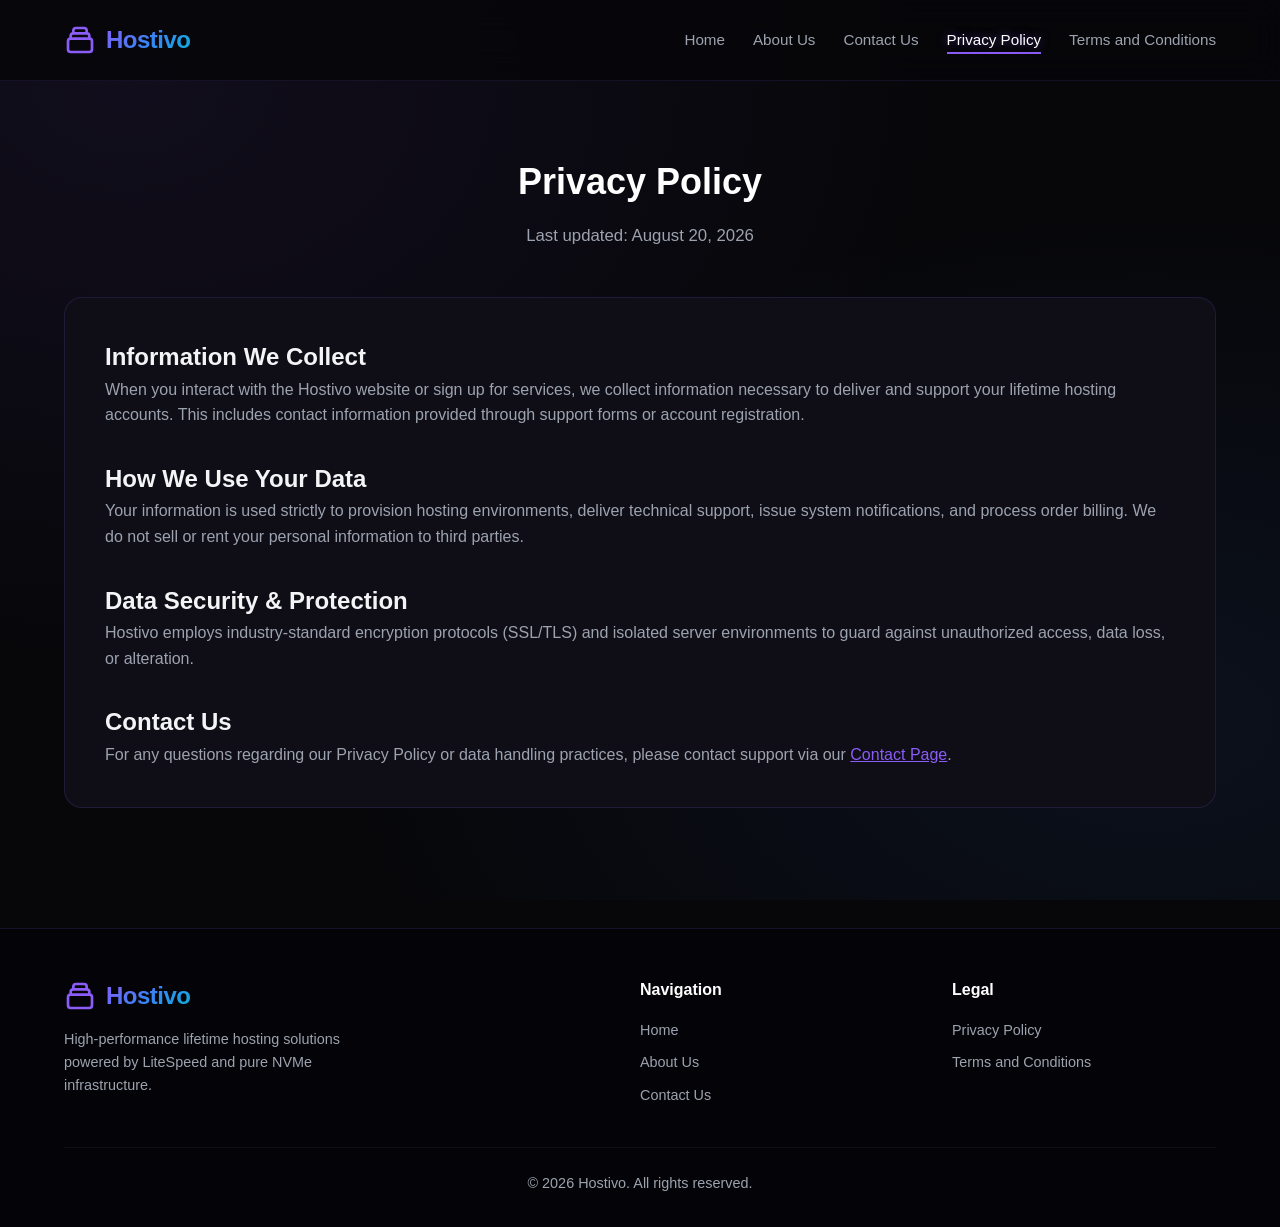
<file: privacy-policy.html>
<!doctype html>
<html lang="en">
<head>
  <meta charset="utf-8">
  <meta name="viewport" content="width=device-width, initial-scale=1.0">
  <title>Privacy Policy - Hostivo Lifetime Web Hosting</title>
  <meta name="description" content="Read the Hostivo Privacy Policy to understand how we collect, handle, protect, and secure your personal data and hosting account information.">
  <meta name="robots" content="index, follow">
  <link rel="canonical" href="https://example.com/privacy-policy.html">
  <link rel="stylesheet" href="assets/css/styles.css">
  <script type="application/ld+json">
  {
    "@context": "https://schema.org",
    "@graph": [
      {
        "@type": "Organization",
        "@id": "https://example.com/#organization",
        "name": "Hostivo",
        "url": "https://example.com/"
      },
      {
        "@type": "WebSite",
        "@id": "https://example.com/#website",
        "url": "https://example.com/",
        "name": "Hostivo",
        "publisher": { "@id": "https://example.com/#organization" }
      }
    ]
  }
  </script>
</head>
<body>
  <a href="#main-content" class="skip-link">Skip to main content</a>

  <header class="site-header">
    <div class="container header-container">
      <a href="index.html" class="brand-logo" aria-label="Hostivo Home">
        <svg viewBox="0 0 24 24" aria-hidden="true" focusable="false">
          <path stroke-linecap="round" stroke-linejoin="round" stroke-width="2" d="M19 11H5m14 0a2 2 0 012 2v6a2 2 0 01-2 2H5a2 2 0 01-2-2v-6a2 2 0 012-2m14 0V9a2 2 0 00-2-2M5 11V9a2 2 0 012-2m0 0V5a2 2 0 012-2h6a2 2 0 012 2v2M7 7h10"></path>
        </svg>
        <span>Hostivo</span>
      </a>

      <button class="nav-toggle" aria-label="Toggle navigation menu" aria-expanded="false">
        <svg viewBox="0 0 24 24" aria-hidden="true" focusable="false">
          <path stroke-linecap="round" stroke-linejoin="round" stroke-width="2" d="M4 6h16M4 12h16M4 18h16"></path>
        </svg>
      </button>

      <nav aria-label="Primary">
        <ul class="nav-menu">
          <li><a href="index.html">Home</a></li>
          <li><a href="about.html">About Us</a></li>
          <li><a href="contact.html">Contact Us</a></li>
          <li><a href="privacy-policy.html" aria-current="page">Privacy Policy</a></li>
          <li><a href="terms-and-conditions.html">Terms and Conditions</a></li>
        </ul>
      </nav>
    </div>
  </header>

  <main id="main-content" class="container">
    <section class="section">
      <div class="section-header">
        <h1 class="section-title">Privacy Policy</h1>
        <p class="section-desc">Last updated: August 20, 2026</p>
      </div>

      <div class="content-wrapper">
        <h2>Information We Collect</h2>
        <p style="margin-bottom: 1.5rem; color: var(--text-muted);">
          When you interact with the Hostivo website or sign up for services, we collect information necessary to deliver and support your lifetime hosting accounts. This includes contact information provided through support forms or account registration.
        </p>

        <h2 style="margin-top: 2rem;">How We Use Your Data</h2>
        <p style="margin-bottom: 1.5rem; color: var(--text-muted);">
          Your information is used strictly to provision hosting environments, deliver technical support, issue system notifications, and process order billing. We do not sell or rent your personal information to third parties.
        </p>

        <h2 style="margin-top: 2rem;">Data Security & Protection</h2>
        <p style="margin-bottom: 1.5rem; color: var(--text-muted);">
          Hostivo employs industry-standard encryption protocols (SSL/TLS) and isolated server environments to guard against unauthorized access, data loss, or alteration.
        </p>

        <h2 style="margin-top: 2rem;">Contact Us</h2>
        <p style="color: var(--text-muted);">
          For any questions regarding our Privacy Policy or data handling practices, please contact support via our <a href="contact.html" style="color: var(--primary-purple);">Contact Page</a>.
        </p>
      </div>
    </section>
  </main>

  <footer class="site-footer">
    <div class="container">
      <div class="footer-grid">
        <div class="footer-brand">
          <a href="index.html" class="brand-logo" aria-label="Hostivo Home">
            <svg viewBox="0 0 24 24" aria-hidden="true" focusable="false">
              <path stroke-linecap="round" stroke-linejoin="round" stroke-width="2" d="M19 11H5m14 0a2 2 0 012 2v6a2 2 0 01-2 2H5a2 2 0 01-2-2v-6a2 2 0 012-2m14 0V9a2 2 0 00-2-2M5 11V9a2 2 0 012-2m0 0V5a2 2 0 012-2h6a2 2 0 012 2v2M7 7h10"></path>
            </svg>
            <span>Hostivo</span>
          </a>
          <p>High-performance lifetime hosting solutions powered by LiteSpeed and pure NVMe infrastructure.</p>
        </div>

        <div class="footer-links">
          <h4>Navigation</h4>
          <ul>
            <li><a href="index.html">Home</a></li>
            <li><a href="about.html">About Us</a></li>
            <li><a href="contact.html">Contact Us</a></li>
          </ul>
        </div>

        <div class="footer-links">
          <h4>Legal</h4>
          <ul>
            <li><a href="privacy-policy.html">Privacy Policy</a></li>
            <li><a href="terms-and-conditions.html">Terms and Conditions</a></li>
          </ul>
        </div>
      </div>

      <div class="footer-bottom">
        <p>&copy; 2026 Hostivo. All rights reserved.</p>
      </div>
    </div>
  </footer>

  <script src="assets/js/main.js"></script>
</body>
</html>
</file>
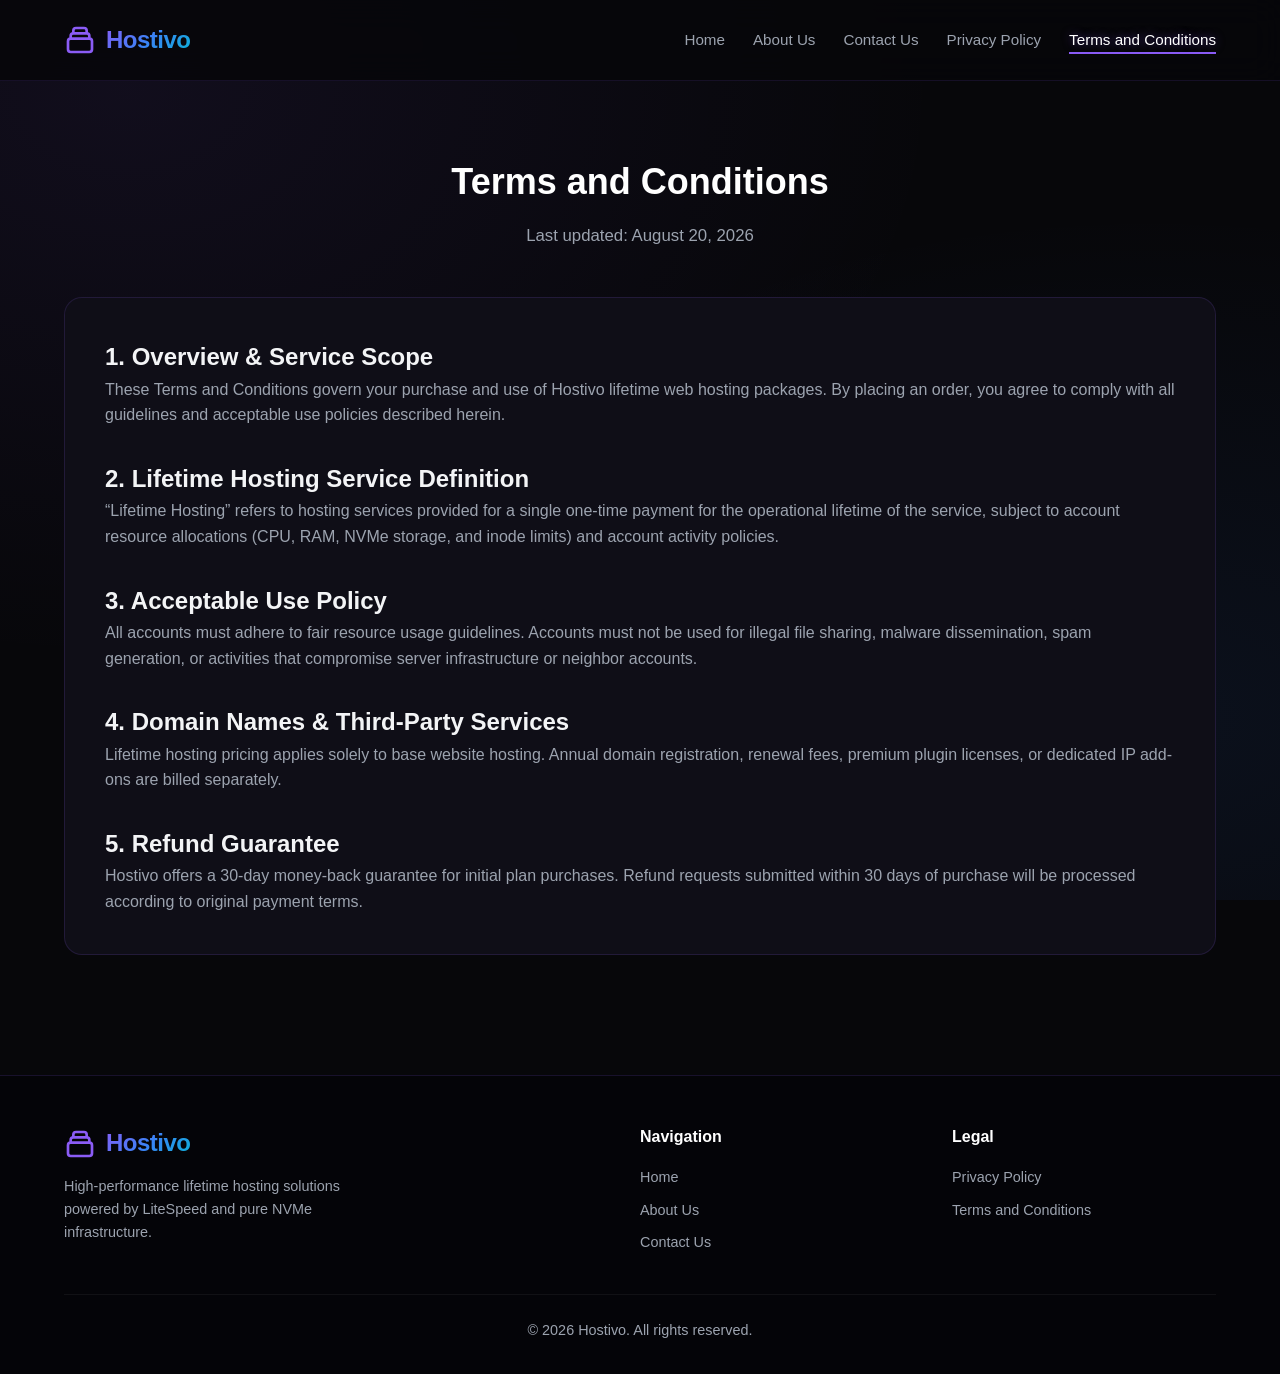
<file: terms-and-conditions.html>
<!doctype html>
<html lang="en">
<head>
  <meta charset="utf-8">
  <meta name="viewport" content="width=device-width, initial-scale=1.0">
  <title>Terms and Conditions - Hostivo Lifetime Web Hosting</title>
  <meta name="description" content="Review Hostivo terms and conditions governing lifetime web hosting accounts, acceptable use policies, and service operational lifetime guidelines.">
  <meta name="robots" content="index, follow">
  <link rel="canonical" href="https://example.com/terms-and-conditions.html">
  <link rel="stylesheet" href="assets/css/styles.css">
  <script type="application/ld+json">
  {
    "@context": "https://schema.org",
    "@graph": [
      {
        "@type": "Organization",
        "@id": "https://example.com/#organization",
        "name": "Hostivo",
        "url": "https://example.com/"
      },
      {
        "@type": "WebSite",
        "@id": "https://example.com/#website",
        "url": "https://example.com/",
        "name": "Hostivo",
        "publisher": { "@id": "https://example.com/#organization" }
      }
    ]
  }
  </script>
</head>
<body>
  <a href="#main-content" class="skip-link">Skip to main content</a>

  <header class="site-header">
    <div class="container header-container">
      <a href="index.html" class="brand-logo" aria-label="Hostivo Home">
        <svg viewBox="0 0 24 24" aria-hidden="true" focusable="false">
          <path stroke-linecap="round" stroke-linejoin="round" stroke-width="2" d="M19 11H5m14 0a2 2 0 012 2v6a2 2 0 01-2 2H5a2 2 0 01-2-2v-6a2 2 0 012-2m14 0V9a2 2 0 00-2-2M5 11V9a2 2 0 012-2m0 0V5a2 2 0 012-2h6a2 2 0 012 2v2M7 7h10"></path>
        </svg>
        <span>Hostivo</span>
      </a>

      <button class="nav-toggle" aria-label="Toggle navigation menu" aria-expanded="false">
        <svg viewBox="0 0 24 24" aria-hidden="true" focusable="false">
          <path stroke-linecap="round" stroke-linejoin="round" stroke-width="2" d="M4 6h16M4 12h16M4 18h16"></path>
        </svg>
      </button>

      <nav aria-label="Primary">
        <ul class="nav-menu">
          <li><a href="index.html">Home</a></li>
          <li><a href="about.html">About Us</a></li>
          <li><a href="contact.html">Contact Us</a></li>
          <li><a href="privacy-policy.html">Privacy Policy</a></li>
          <li><a href="terms-and-conditions.html" aria-current="page">Terms and Conditions</a></li>
        </ul>
      </nav>
    </div>
  </header>

  <main id="main-content" class="container">
    <section class="section">
      <div class="section-header">
        <h1 class="section-title">Terms and Conditions</h1>
        <p class="section-desc">Last updated: August 20, 2026</p>
      </div>

      <div class="content-wrapper">
        <h2>1. Overview & Service Scope</h2>
        <p style="margin-bottom: 1.5rem; color: var(--text-muted);">
          These Terms and Conditions govern your purchase and use of Hostivo lifetime web hosting packages. By placing an order, you agree to comply with all guidelines and acceptable use policies described herein.
        </p>

        <h2 style="margin-top: 2rem;">2. Lifetime Hosting Service Definition</h2>
        <p style="margin-bottom: 1.5rem; color: var(--text-muted);">
          “Lifetime Hosting” refers to hosting services provided for a single one-time payment for the operational lifetime of the service, subject to account resource allocations (CPU, RAM, NVMe storage, and inode limits) and account activity policies.
        </p>

        <h2 style="margin-top: 2rem;">3. Acceptable Use Policy</h2>
        <p style="margin-bottom: 1.5rem; color: var(--text-muted);">
          All accounts must adhere to fair resource usage guidelines. Accounts must not be used for illegal file sharing, malware dissemination, spam generation, or activities that compromise server infrastructure or neighbor accounts.
        </p>

        <h2 style="margin-top: 2rem;">4. Domain Names & Third-Party Services</h2>
        <p style="margin-bottom: 1.5rem; color: var(--text-muted);">
          Lifetime hosting pricing applies solely to base website hosting. Annual domain registration, renewal fees, premium plugin licenses, or dedicated IP add-ons are billed separately.
        </p>

        <h2 style="margin-top: 2rem;">5. Refund Guarantee</h2>
        <p style="color: var(--text-muted);">
          Hostivo offers a 30-day money-back guarantee for initial plan purchases. Refund requests submitted within 30 days of purchase will be processed according to original payment terms.
        </p>
      </div>
    </section>
  </main>

  <footer class="site-footer">
    <div class="container">
      <div class="footer-grid">
        <div class="footer-brand">
          <a href="index.html" class="brand-logo" aria-label="Hostivo Home">
            <svg viewBox="0 0 24 24" aria-hidden="true" focusable="false">
              <path stroke-linecap="round" stroke-linejoin="round" stroke-width="2" d="M19 11H5m14 0a2 2 0 012 2v6a2 2 0 01-2 2H5a2 2 0 01-2-2v-6a2 2 0 012-2m14 0V9a2 2 0 00-2-2M5 11V9a2 2 0 012-2m0 0V5a2 2 0 012-2h6a2 2 0 012 2v2M7 7h10"></path>
            </svg>
            <span>Hostivo</span>
          </a>
          <p>High-performance lifetime hosting solutions powered by LiteSpeed and pure NVMe infrastructure.</p>
        </div>

        <div class="footer-links">
          <h4>Navigation</h4>
          <ul>
            <li><a href="index.html">Home</a></li>
            <li><a href="about.html">About Us</a></li>
            <li><a href="contact.html">Contact Us</a></li>
          </ul>
        </div>

        <div class="footer-links">
          <h4>Legal</h4>
          <ul>
            <li><a href="privacy-policy.html">Privacy Policy</a></li>
            <li><a href="terms-and-conditions.html">Terms and Conditions</a></li>
          </ul>
        </div>
      </div>

      <div class="footer-bottom">
        <p>&copy; 2026 Hostivo. All rights reserved.</p>
      </div>
    </div>
  </footer>

  <script src="assets/js/main.js"></script>
</body>
</html>
</file>
<file: assets/css/styles.css>
/* Hostivo Dark Theme - Black, Purple & Blue Glow */
:root {
  --bg-dark: #07070a;
  --bg-card: #0f0e17;
  --bg-card-hover: #161524;
  --bg-elevated: #1b192e;
  --border-color: rgba(139, 92, 246, 0.15);
  --border-glow: rgba(139, 92, 246, 0.4);
  
  --primary-purple: #8b5cf6;
  --primary-purple-hover: #7c3aed;
  --accent-blue: #3b82f6;
  --accent-cyan: #06b6d4;
  
  --text-main: #f3f4f6;
  --text-muted: #9ca3af;
  --text-dim: #6b7280;
  
  --gradient-brand: linear-gradient(135deg, #8b5cf6 0%, #3b82f6 50%, #06b6d4 100%);
  --gradient-card: linear-gradient(180deg, rgba(27, 25, 46, 0.6) 0%, rgba(15, 14, 23, 0.8) 100%);
  --gradient-glow: radial-gradient(circle, rgba(139, 92, 246, 0.15) 0%, rgba(37, 99, 235, 0.05) 50%, transparent 70%);
  
  --radius-sm: 8px;
  --radius-md: 12px;
  --radius-lg: 18px;
  --radius-full: 9999px;
  
  --shadow-sm: 0 4px 12px rgba(0, 0, 0, 0.3);
  --shadow-purple: 0 0 25px rgba(139, 92, 246, 0.25);
  --shadow-glow: 0 0 40px rgba(59, 130, 246, 0.15);
  
  --transition-fast: 0.15s ease;
  --transition-normal: 0.25s ease;
}

*, *::before, *::after {
  box-sizing: border-box;
  margin: 0;
  padding: 0;
}

html {
  scroll-behavior: smooth;
  font-family: -apple-system, BlinkMacSystemFont, "Segoe UI", Roboto, Helvetica, Arial, sans-serif;
  background-color: var(--bg-dark);
  color: var(--text-main);
  line-height: 1.6;
}

body {
  min-height: 100vh;
  display: flex;
  flex-direction: column;
  background: var(--bg-dark);
  background-image: 
    radial-gradient(at 10% 10%, rgba(139, 92, 246, 0.08) 0px, transparent 50%),
    radial-gradient(at 90% 80%, rgba(59, 130, 246, 0.08) 0px, transparent 50%);
  background-attachment: fixed;
  overflow-x: hidden;
}

/* Accessibility Skip Link */
.skip-link {
  position: absolute;
  top: -100px;
  left: 1rem;
  background: var(--primary-purple);
  color: #ffffff;
  padding: 0.75rem 1.25rem;
  border-radius: var(--radius-sm);
  z-index: 9999;
  text-decoration: none;
  font-weight: 600;
  transition: top var(--transition-fast);
}
.skip-link:focus {
  top: 1rem;
}

/* Layout Utilities */
.container {
  width: 100%;
  max-width: 1200px;
  margin: 0 auto;
  padding: 0 1.5rem;
}

/* Header & Nav */
.site-header {
  position: sticky;
  top: 0;
  z-index: 1000;
  background: rgba(7, 7, 10, 0.85);
  backdrop-filter: blur(16px);
  -webkit-backdrop-filter: blur(16px);
  border-bottom: 1px solid rgba(139, 92, 246, 0.12);
}

.header-container {
  display: flex;
  align-items: center;
  justify-content: space-between;
  height: 80px;
}

.brand-logo {
  display: flex;
  align-items: center;
  gap: 0.625rem;
  text-decoration: none;
  font-size: 1.5rem;
  font-weight: 800;
  color: #ffffff;
  letter-spacing: -0.5px;
}
.brand-logo svg {
  width: 32px;
  height: 32px;
  stroke: var(--primary-purple);
  fill: none;
}
.brand-logo span {
  background: var(--gradient-brand);
  -webkit-background-clip: text;
  -webkit-text-fill-color: transparent;
}

.nav-toggle {
  display: none;
  background: transparent;
  border: 1px solid var(--border-color);
  border-radius: var(--radius-sm);
  color: var(--text-main);
  padding: 0.5rem;
  cursor: pointer;
}
.nav-toggle svg {
  width: 24px;
  height: 24px;
  stroke: currentColor;
}

.nav-menu {
  display: flex;
  align-items: center;
  gap: 1.75rem;
  list-style: none;
}

.nav-menu a {
  color: var(--text-muted);
  text-decoration: none;
  font-weight: 500;
  font-size: 0.95rem;
  transition: color var(--transition-fast);
}
.nav-menu a:hover,
.nav-menu a[aria-current="page"] {
  color: #ffffff;
  text-shadow: 0 0 10px rgba(139, 92, 246, 0.5);
}
.nav-menu a[aria-current="page"] {
  border-bottom: 2px solid var(--primary-purple);
  padding-bottom: 0.25rem;
}

/* Hero Section */
.hero-section {
  padding: 5rem 0 4rem;
  position: relative;
  text-align: center;
}

.hero-badge {
  display: inline-flex;
  align-items: center;
  gap: 0.5rem;
  padding: 0.4rem 1rem;
  border-radius: var(--radius-full);
  background: rgba(139, 92, 246, 0.1);
  border: 1px solid rgba(139, 92, 246, 0.3);
  color: #c4b5fd;
  font-size: 0.875rem;
  font-weight: 600;
  margin-bottom: 1.5rem;
  box-shadow: 0 0 15px rgba(139, 92, 246, 0.15);
}

.hero-section h1 {
  font-size: 3.25rem;
  font-weight: 900;
  line-height: 1.15;
  letter-spacing: -1px;
  margin-bottom: 1.25rem;
  color: #ffffff;
}

.hero-section h1 .gradient-text {
  background: var(--gradient-brand);
  -webkit-background-clip: text;
  -webkit-text-fill-color: transparent;
}

.hero-subtitle {
  font-size: 1.2rem;
  color: var(--text-muted);
  max-width: 720px;
  margin: 0 auto 2.5rem;
}

.hero-ctas {
  display: flex;
  justify-content: center;
  gap: 1rem;
  flex-wrap: wrap;
}

/* Button Styles */
.btn {
  display: inline-flex;
  align-items: center;
  justify-content: center;
  gap: 0.5rem;
  padding: 0.85rem 1.75rem;
  font-size: 1rem;
  font-weight: 600;
  border-radius: var(--radius-md);
  text-decoration: none;
  transition: all var(--transition-normal);
  cursor: pointer;
  border: 1px solid transparent;
}

.btn-primary {
  background: var(--gradient-brand);
  color: #ffffff;
  box-shadow: var(--shadow-purple);
}
.btn-primary:hover {
  transform: translateY(-2px);
  box-shadow: 0 0 30px rgba(139, 92, 246, 0.45);
}

.btn-secondary {
  background: rgba(27, 25, 46, 0.8);
  border-color: rgba(139, 92, 246, 0.3);
  color: var(--text-main);
}
.btn-secondary:hover {
  background: rgba(35, 32, 60, 1);
  border-color: var(--primary-purple);
  transform: translateY(-2px);
}

/* Section Shared Styling */
.section {
  padding: 4.5rem 0;
}

.section-header {
  text-align: center;
  max-width: 700px;
  margin: 0 auto 3rem;
}

.section-title {
  font-size: 2.25rem;
  font-weight: 800;
  color: #ffffff;
  margin-bottom: 0.75rem;
}

.section-desc {
  color: var(--text-muted);
  font-size: 1.05rem;
}

/* Trust Section */
.trust-section {
  padding: 2.5rem 0;
  border-top: 1px solid var(--border-color);
  border-bottom: 1px solid var(--border-color);
  background: rgba(15, 14, 23, 0.5);
  backdrop-filter: blur(10px);
}

.trust-grid {
  display: grid;
  grid-template-columns: repeat(auto-fit, minmax(200px, 1fr));
  gap: 1.5rem;
  text-align: center;
}

.trust-item {
  display: flex;
  flex-direction: column;
  align-items: center;
  gap: 0.5rem;
  padding: 1rem;
  background: rgba(27, 25, 46, 0.4);
  border: 1px solid var(--border-color);
  border-radius: var(--radius-md);
}
.trust-item svg {
  width: 28px;
  height: 28px;
  stroke: var(--accent-cyan);
}
.trust-item span {
  font-weight: 600;
  font-size: 0.95rem;
  color: var(--text-main);
}

/* Overview Section */
.overview-card {
  background: var(--gradient-card);
  border: 1px solid var(--border-color);
  border-radius: var(--radius-lg);
  padding: 2.5rem;
  max-width: 900px;
  margin: 0 auto;
  box-shadow: var(--shadow-sm);
  line-height: 1.8;
  color: #e5e7eb;
  font-size: 1.05rem;
}

/* Pricing Grid */
.pricing-grid {
  display: grid;
  grid-template-columns: repeat(3, 1fr);
  gap: 2rem;
  align-items: stretch;
}

.pricing-card {
  background: var(--bg-card);
  border: 1px solid var(--border-color);
  border-radius: var(--radius-lg);
  padding: 2.25rem 1.75rem;
  display: flex;
  flex-direction: column;
  position: relative;
  transition: transform var(--transition-normal), border-color var(--transition-normal);
}
.pricing-card:hover {
  transform: translateY(-5px);
  border-color: var(--primary-purple);
  box-shadow: var(--shadow-purple);
}

.pricing-card.popular {
  background: linear-gradient(180deg, rgba(35, 30, 60, 0.9) 0%, rgba(15, 14, 23, 0.95) 100%);
  border: 2px solid var(--primary-purple);
  box-shadow: var(--shadow-purple);
}

.popular-badge {
  position: absolute;
  top: -14px;
  left: 50%;
  transform: translateX(-50%);
  background: var(--gradient-brand);
  color: #ffffff;
  font-size: 0.75rem;
  font-weight: 800;
  padding: 0.25rem 1rem;
  border-radius: var(--radius-full);
  text-transform: uppercase;
  letter-spacing: 0.5px;
}

.plan-name {
  font-size: 1.35rem;
  font-weight: 700;
  color: #ffffff;
  margin-bottom: 0.5rem;
}

.plan-price {
  margin: 1rem 0 1.5rem;
  display: flex;
  align-items: baseline;
  gap: 0.35rem;
}
.plan-price .amount {
  font-size: 2.75rem;
  font-weight: 900;
  color: #ffffff;
}
.plan-price .period {
  color: var(--text-muted);
  font-size: 0.9rem;
}

.plan-features {
  list-style: none;
  margin-bottom: 2rem;
  flex-grow: 1;
  display: flex;
  flex-direction: column;
  gap: 0.75rem;
}
.plan-features li {
  display: flex;
  align-items: center;
  gap: 0.6rem;
  font-size: 0.95rem;
  color: var(--text-main);
}
.plan-features svg {
  width: 18px;
  height: 18px;
  stroke: var(--accent-cyan);
  flex-shrink: 0;
}

/* Comparison Table */
.table-wrapper {
  overflow-x: auto;
  border-radius: var(--radius-md);
  border: 1px solid var(--border-color);
  background: var(--bg-card);
}

.comparison-table {
  width: 100%;
  border-collapse: collapse;
  text-align: left;
  min-width: 650px;
}

.comparison-table caption {
  padding: 1rem;
  caption-side: top;
  text-align: left;
  font-weight: 600;
  color: var(--text-muted);
  border-bottom: 1px solid var(--border-color);
}

.comparison-table th,
.comparison-table td {
  padding: 1rem 1.25rem;
  border-bottom: 1px solid rgba(139, 92, 246, 0.1);
  font-size: 0.95rem;
}

.comparison-table th {
  background: rgba(27, 25, 46, 0.8);
  color: #ffffff;
  font-weight: 700;
}

.comparison-table tr:hover td {
  background: rgba(139, 92, 246, 0.05);
}

/* Feature Cards Grid */
.features-grid {
  display: grid;
  grid-template-columns: repeat(auto-fit, minmax(280px, 1fr));
  gap: 1.5rem;
}

.feature-card {
  background: var(--bg-card);
  border: 1px solid var(--border-color);
  border-radius: var(--radius-md);
  padding: 1.75rem;
  transition: border-color var(--transition-normal);
}
.feature-card:hover {
  border-color: var(--primary-purple);
}

.feature-icon {
  width: 48px;
  height: 48px;
  border-radius: var(--radius-sm);
  background: rgba(139, 92, 246, 0.15);
  display: flex;
  align-items: center;
  justify-content: center;
  margin-bottom: 1.25rem;
}
.feature-icon svg {
  width: 24px;
  height: 24px;
  stroke: var(--primary-purple);
}

.feature-card h3 {
  font-size: 1.15rem;
  font-weight: 700;
  color: #ffffff;
  margin-bottom: 0.5rem;
}
.feature-card p {
  color: var(--text-muted);
  font-size: 0.925rem;
}

/* FAQ Accordion */
.faq-list {
  max-width: 800px;
  margin: 0 auto;
  display: flex;
  flex-direction: column;
  gap: 1rem;
}

.faq-item {
  background: var(--bg-card);
  border: 1px solid var(--border-color);
  border-radius: var(--radius-md);
  overflow: hidden;
}

.faq-question {
  width: 100%;
  text-align: left;
  background: transparent;
  border: none;
  padding: 1.25rem 1.5rem;
  color: #ffffff;
  font-size: 1.05rem;
  font-weight: 600;
  display: flex;
  justify-content: space-between;
  align-items: center;
  cursor: pointer;
}
.faq-question svg {
  width: 20px;
  height: 20px;
  stroke: var(--primary-purple);
  transition: transform var(--transition-fast);
}
.faq-question[aria-expanded="true"] svg {
  transform: rotate(180deg);
}

.faq-answer {
  padding: 0 1.5rem 1.25rem;
  color: var(--text-muted);
  font-size: 0.95rem;
  display: none;
}
.faq-answer.active {
  display: block;
}

/* Footer */
.site-footer {
  margin-top: auto;
  background: rgba(5, 5, 8, 0.95);
  border-top: 1px solid var(--border-color);
  padding: 3rem 0 2rem;
  color: var(--text-muted);
  font-size: 0.9rem;
}

.footer-grid {
  display: grid;
  grid-template-columns: 2fr 1fr 1fr;
  gap: 3rem;
  margin-bottom: 2.5rem;
}

.footer-brand p {
  margin-top: 0.75rem;
  max-width: 320px;
}

.footer-links h4 {
  color: #ffffff;
  font-size: 1rem;
  margin-bottom: 1rem;
}
.footer-links ul {
  list-style: none;
  display: flex;
  flex-direction: column;
  gap: 0.6rem;
}
.footer-links a {
  color: var(--text-muted);
  text-decoration: none;
  transition: color var(--transition-fast);
}
.footer-links a:hover {
  color: var(--primary-purple);
}

.footer-bottom {
  border-top: 1px solid rgba(255, 255, 255, 0.05);
  padding-top: 1.5rem;
  text-align: center;
}

/* Supporting Page Forms & Content */
.content-wrapper {
  background: var(--bg-card);
  border: 1px solid var(--border-color);
  border-radius: var(--radius-lg);
  padding: 2.5rem;
  margin-bottom: 3rem;
}

.form-group {
  margin-bottom: 1.25rem;
}
.form-group label {
  display: block;
  font-weight: 600;
  margin-bottom: 0.5rem;
  color: var(--text-main);
}
.form-control {
  width: 100%;
  padding: 0.8rem 1rem;
  background: var(--bg-dark);
  border: 1px solid var(--border-color);
  border-radius: var(--radius-sm);
  color: #ffffff;
  font-size: 0.95rem;
}
.form-control:focus {
  outline: none;
  border-color: var(--primary-purple);
  box-shadow: 0 0 10px rgba(139, 92, 246, 0.3);
}
textarea.form-control {
  resize: vertical;
  min-height: 120px;
}

/* Responsive styles */
@media (max-width: 900px) {
  .pricing-grid {
    grid-template-columns: 1fr;
    max-width: 450px;
    margin: 0 auto;
  }
  .footer-grid {
    grid-template-columns: 1fr;
    gap: 2rem;
  }
  .hero-section h1 {
    font-size: 2.5rem;
  }
}

@media (max-width: 768px) {
  .nav-toggle {
    display: block;
  }
  .nav-menu {
    position: absolute;
    top: 80px;
    left: 0;
    width: 100%;
    background: var(--bg-card);
    border-bottom: 1px solid var(--border-color);
    flex-direction: column;
    padding: 1.5rem;
    display: none;
  }
  .nav-menu.active {
    display: flex;
  }
}
</file>
